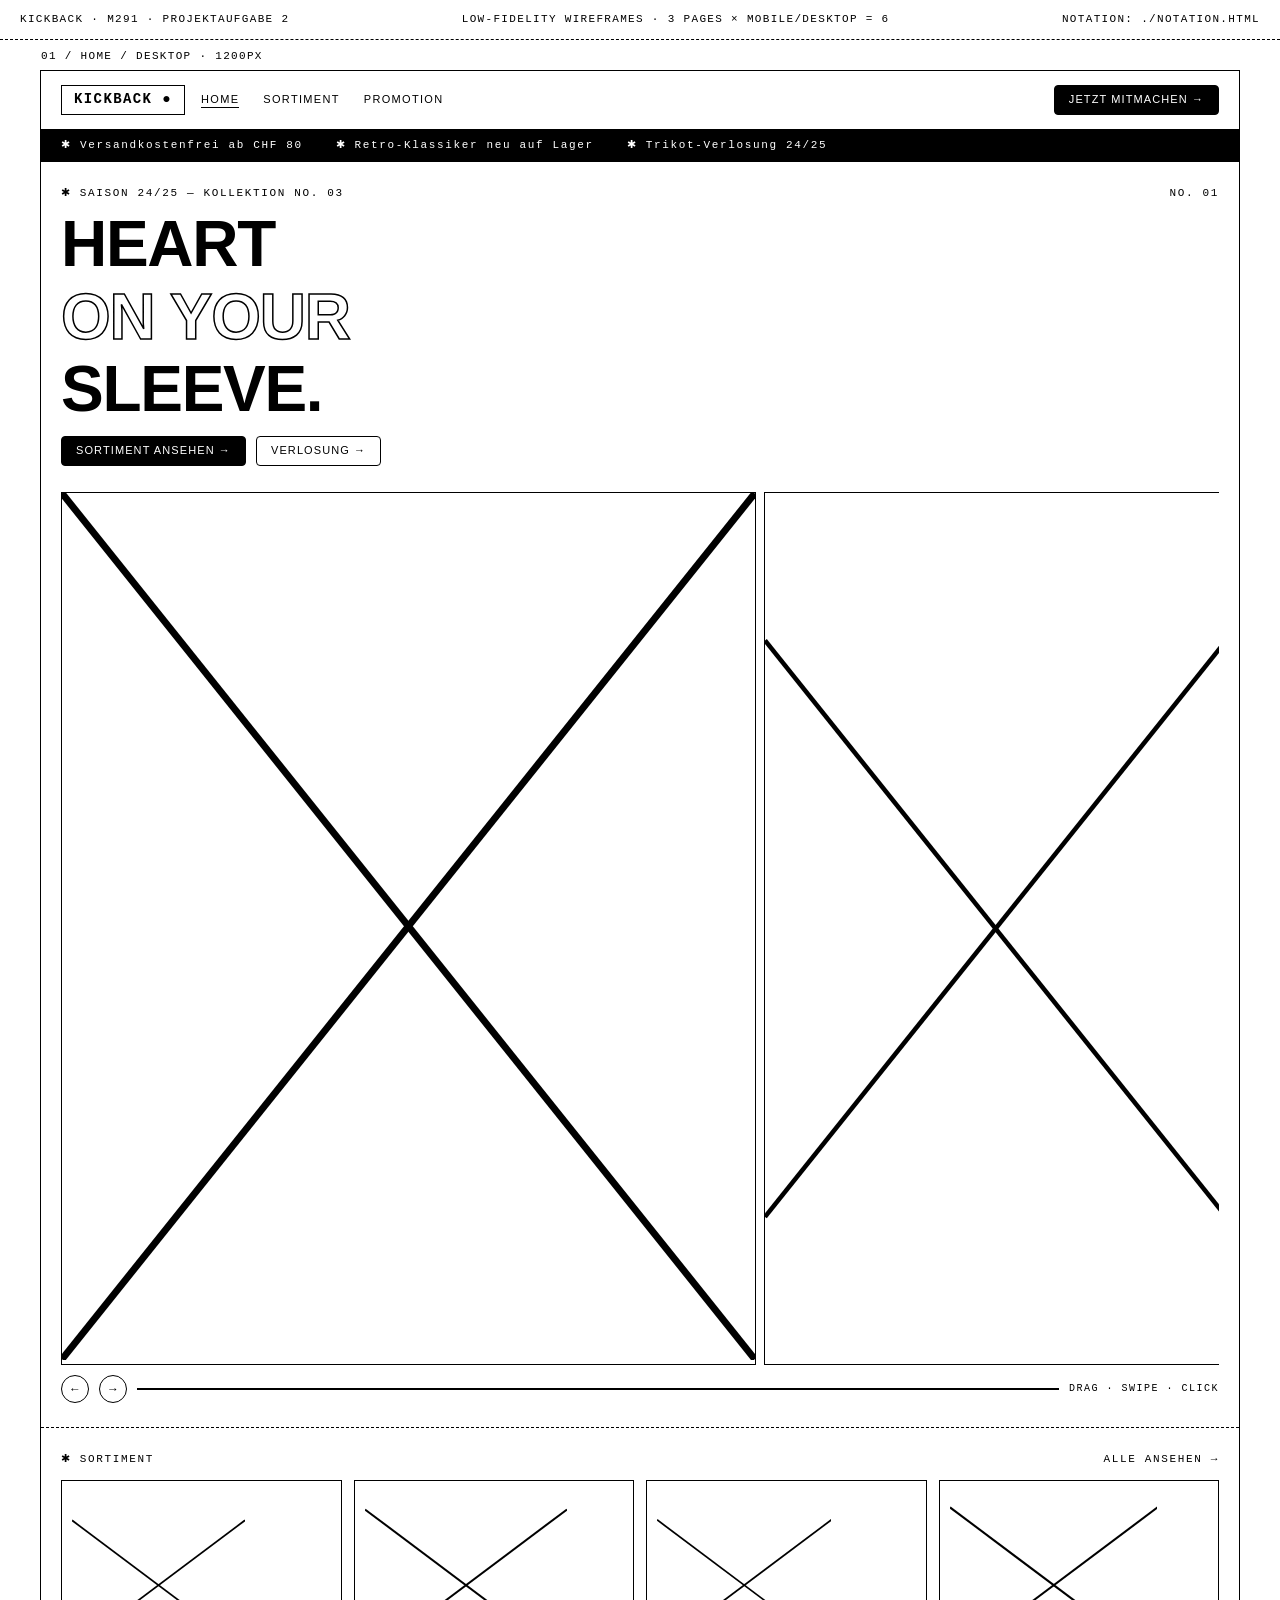
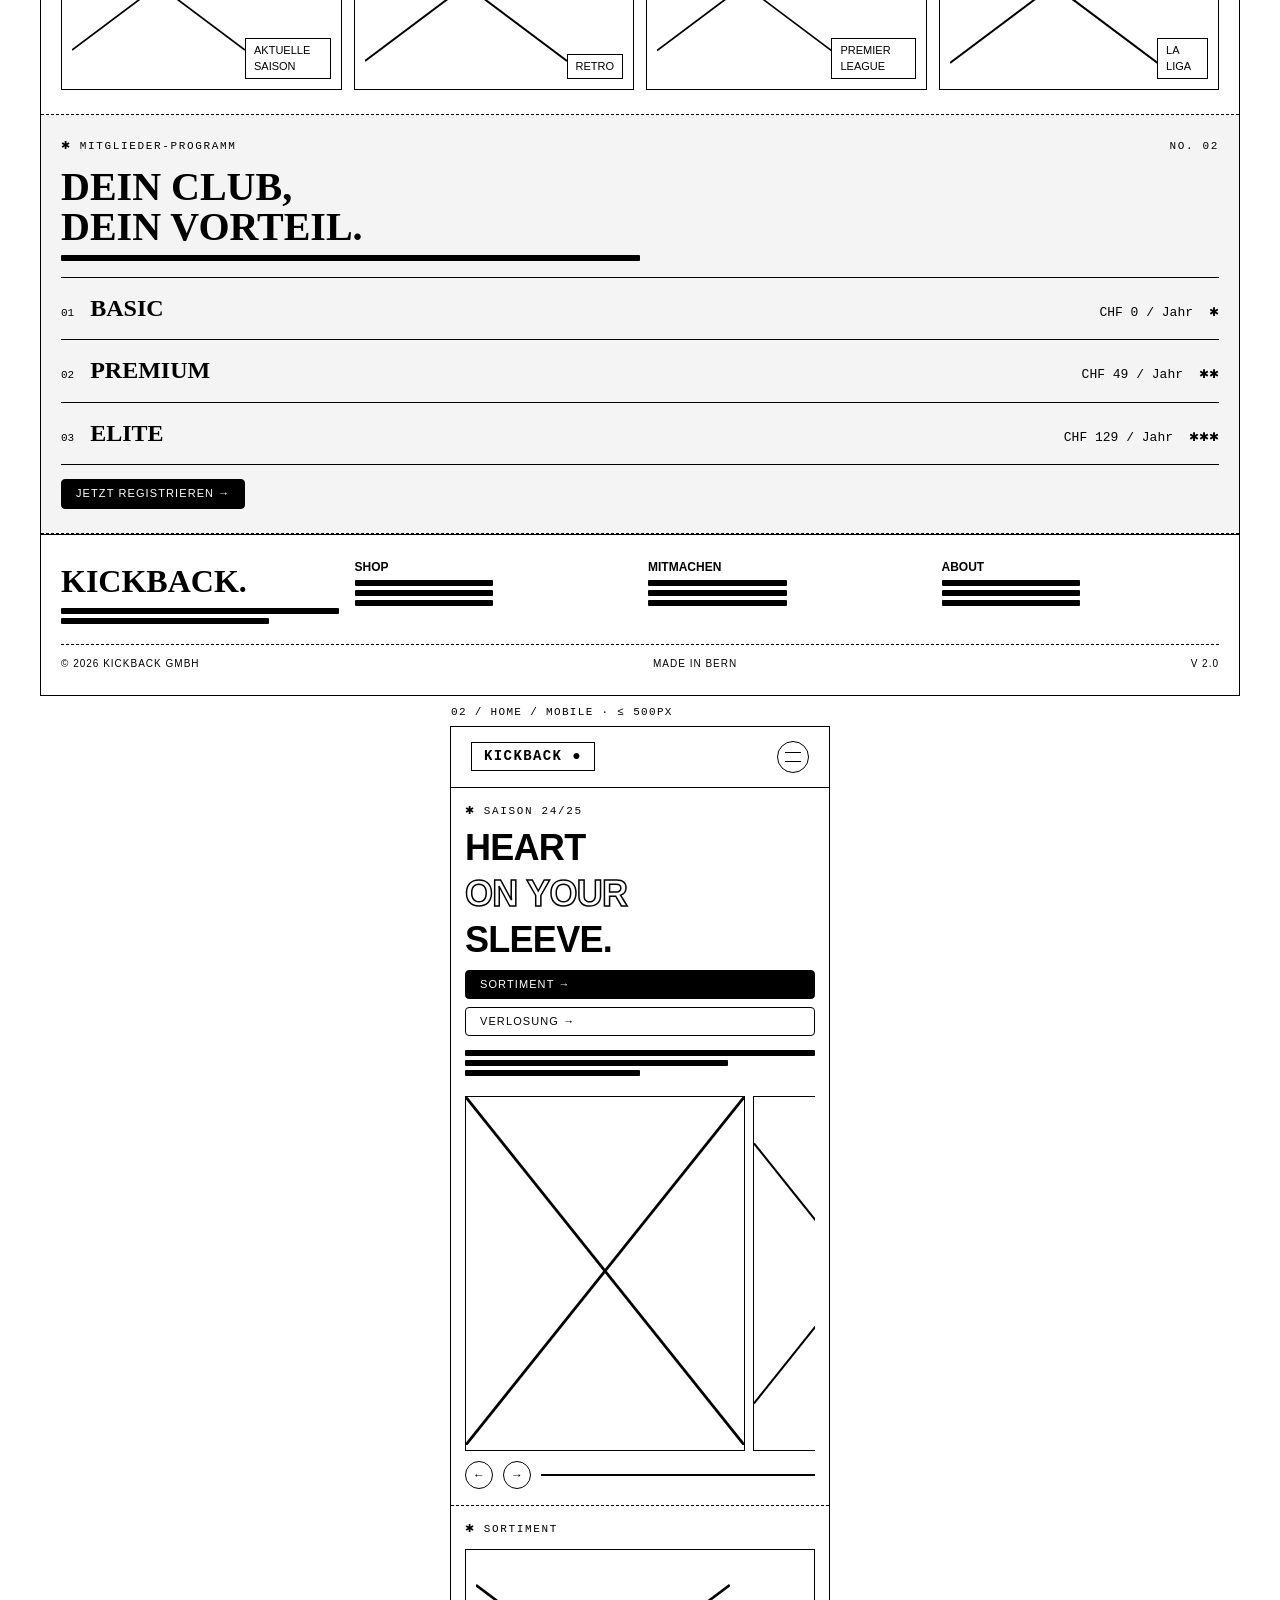
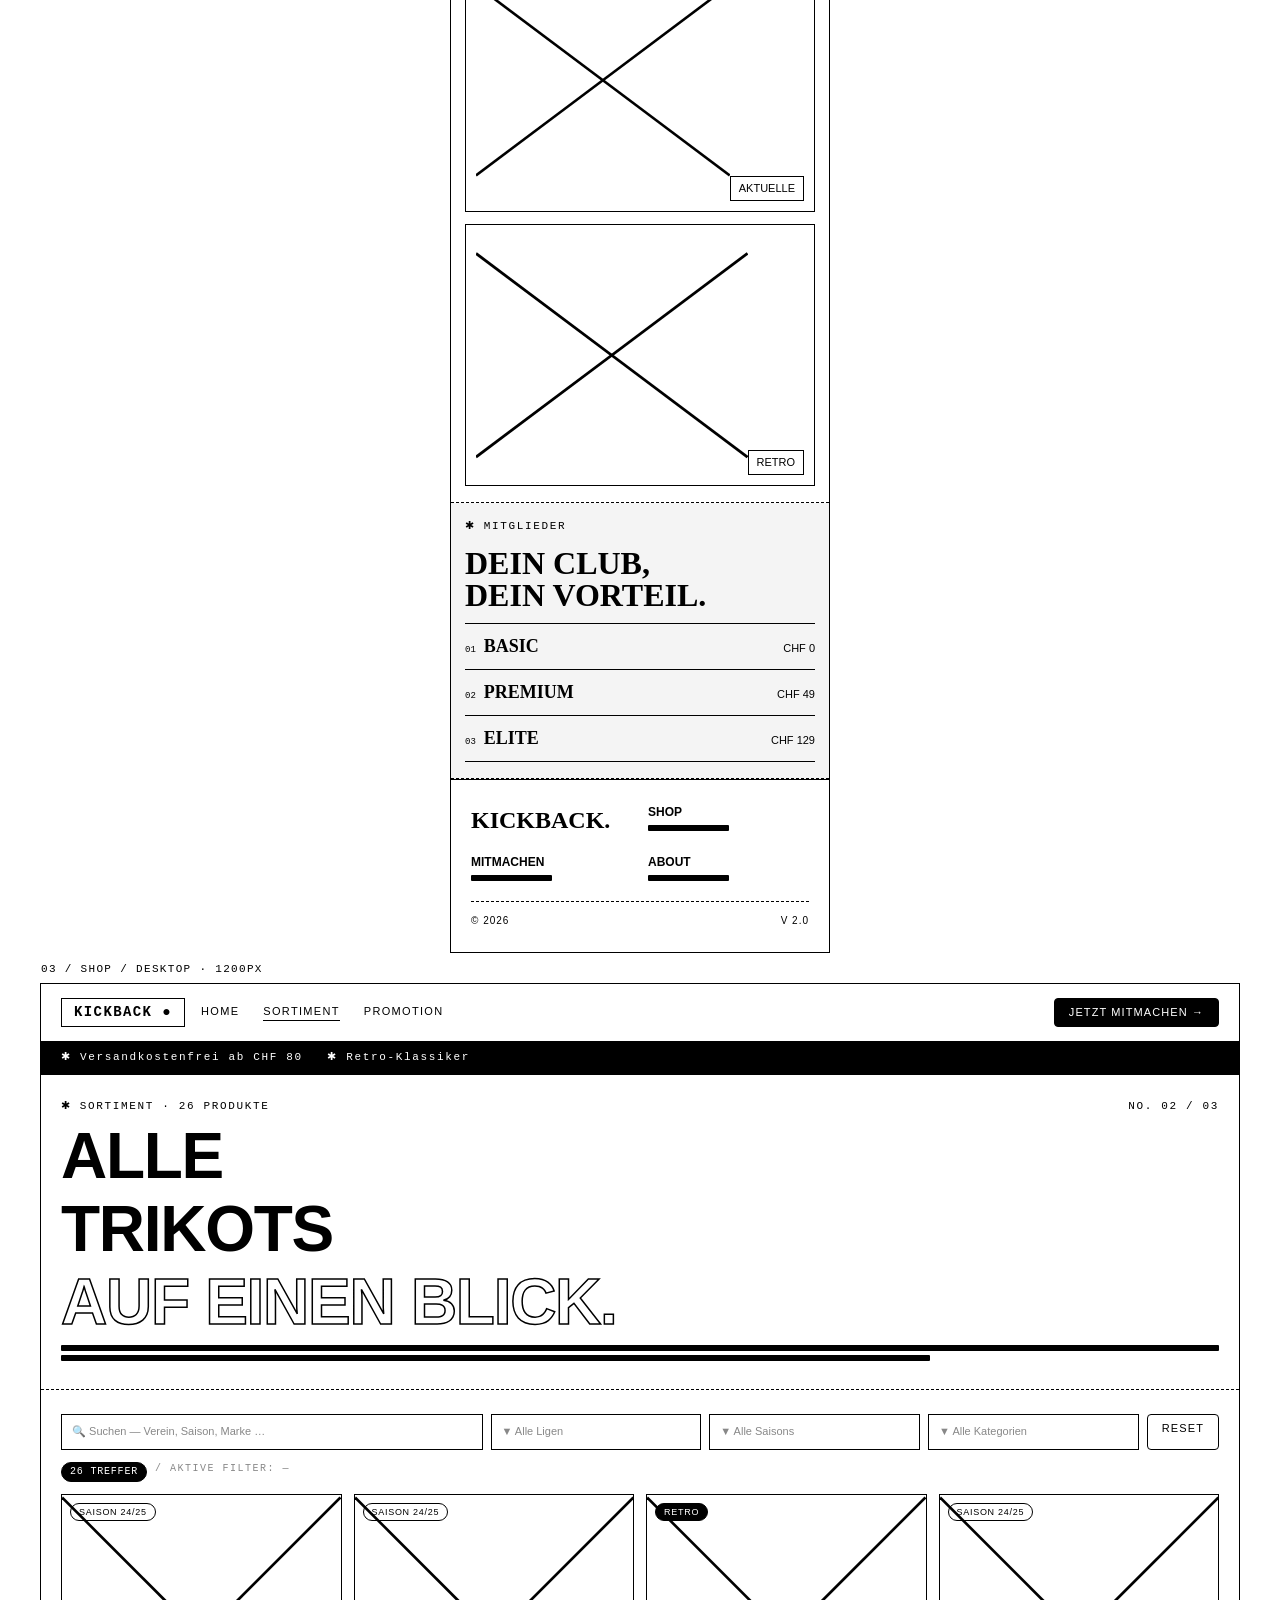
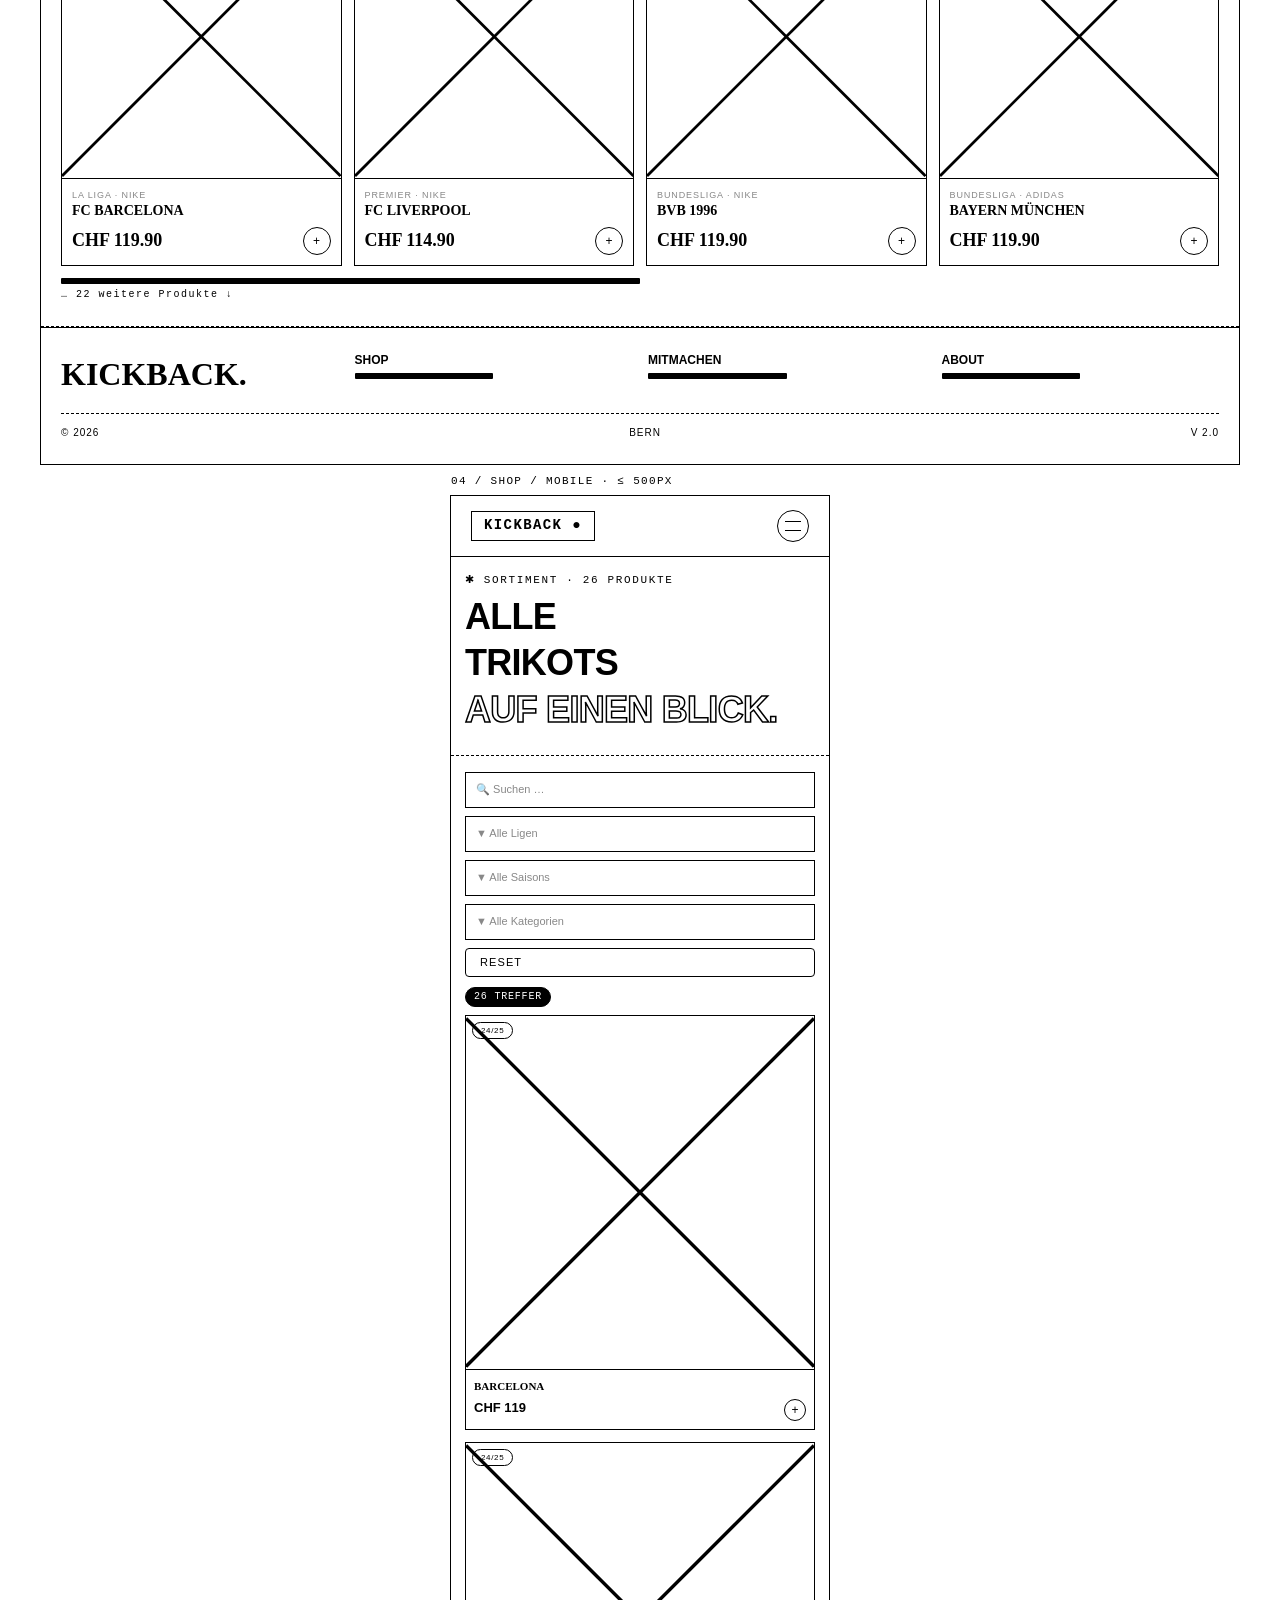
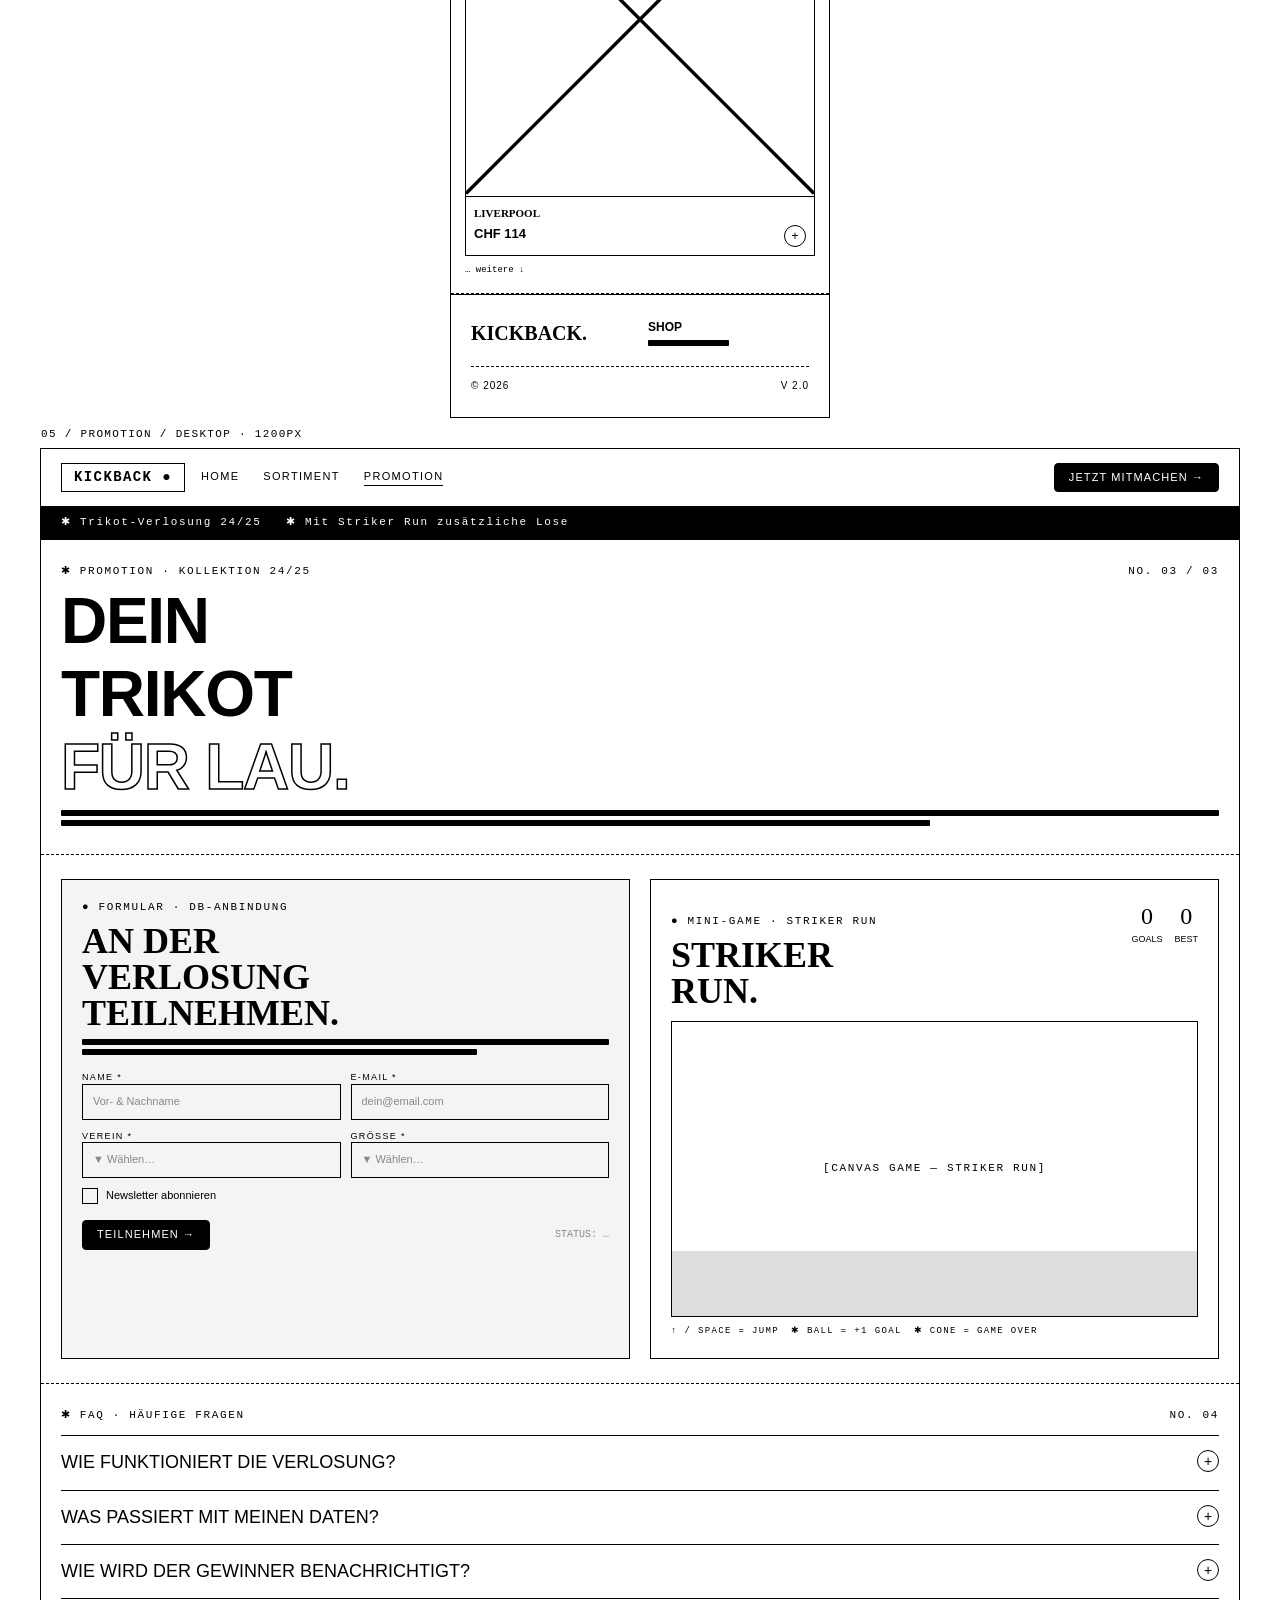
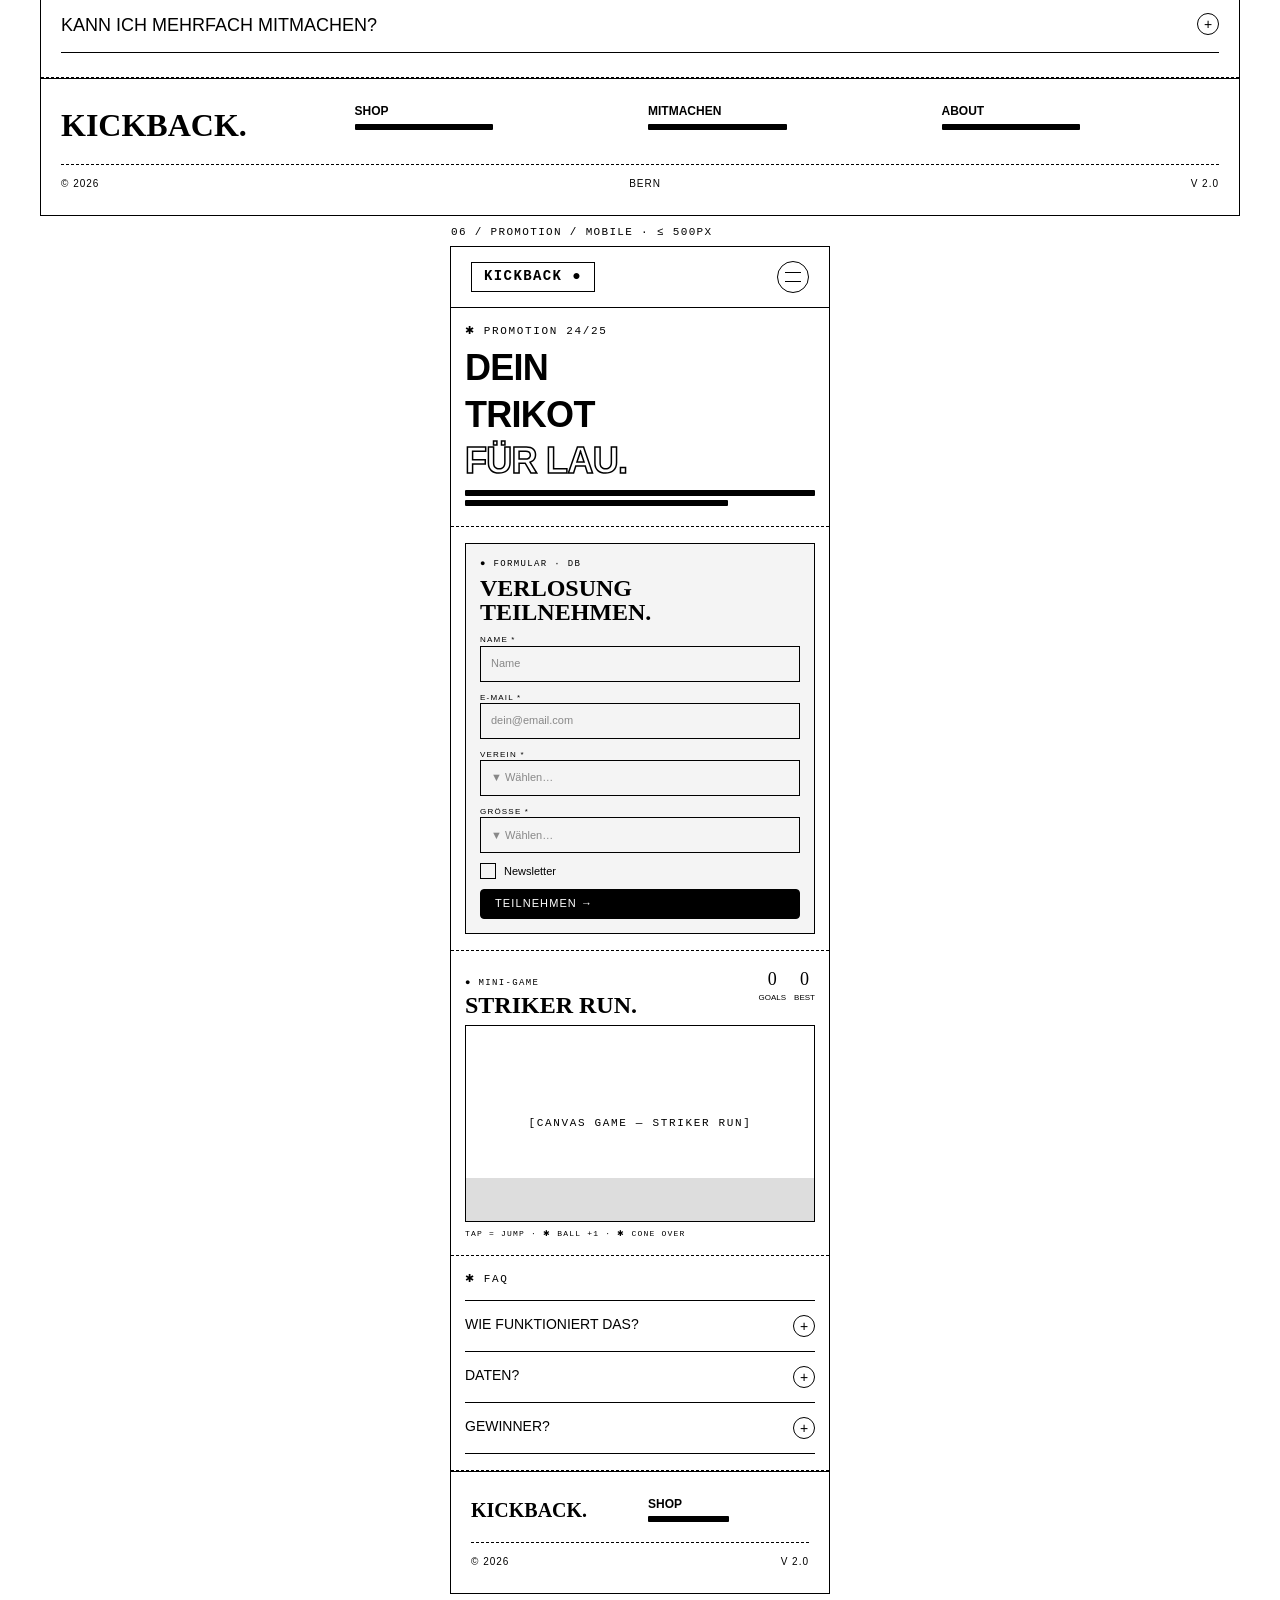
<file: wireframes/index.html>
<!DOCTYPE html>
<html lang="de">
<head>
  <meta charset="UTF-8" />
  <title>Kickback — Low-Fidelity Wireframes</title>
  <link rel="stylesheet" href="wireframes.css" />
</head>
<body>

<div class="wf-meta">
  <span>Kickback · M291 · Projektaufgabe 2</span>
  <span>Low-Fidelity Wireframes · 3 Pages × Mobile/Desktop = 6</span>
  <span>Notation: ./notation.html</span>
</div>

<!-- ====================================================================
     1) HOME — DESKTOP (1200px)
     ==================================================================== -->
<section class="wf-frame desktop">
  <span class="label">01 / Home / Desktop · 1200px</span>

  <div class="wf-header">
    <div class="wf-logo">Kickback ●</div>
    <nav class="wf-nav wf-desktop-only">
      <a href="#" class="active">Home</a>
      <a href="#">Sortiment</a>
      <a href="#">Promotion</a>
    </nav>
    <div class="wf-cta wf-desktop-only">
      <span class="btn-wf primary">Jetzt Mitmachen →</span>
    </div>
    <div class="wf-burger wf-mobile-only"></div>
  </div>

  <div class="wf-section solid" style="background: var(--line); color: var(--bg); padding: 8px 20px;">
    <div style="font-family: 'Courier New'; font-size: 11px; letter-spacing: .15em;">
      &#10033; Versandkostenfrei ab CHF 80 &nbsp;&nbsp; &#10033; Retro-Klassiker neu auf Lager &nbsp;&nbsp; &#10033; Trikot-Verlosung 24/25
    </div>
  </div>

  <div class="wf-section">
    <div class="wf-section-title">
      <span>Saison 24/25 — Kollektion No. 03</span>
      <span class="meta">No. 01</span>
    </div>
    <h1 class="wf-hero-title">HEART</h1>
    <h1 class="wf-hero-title outline">ON YOUR</h1>
    <h1 class="wf-hero-title">SLEEVE.</h1>
    <div style="display:flex; gap: 10px; margin-top: 14px; align-items: center;">
      <span class="btn-wf primary">Sortiment ansehen →</span>
      <span class="btn-wf">Verlosung →</span>
      <div style="margin-left: auto; max-width: 360px;">
        <div class="text-line"></div>
        <div class="text-line medium"></div>
        <div class="text-line short"></div>
      </div>
    </div>

    <!-- Slider -->
    <div style="margin-top: 24px;">
      <div class="wf-slider">
        <div class="wf-slide"><svg class="cross-svg" viewBox="0 0 100 125"><line x1="0" y1="0" x2="100" y2="125" stroke="black"/><line x1="100" y1="0" x2="0" y2="125" stroke="black"/></svg></div>
        <div class="wf-slide"><svg class="cross-svg" viewBox="0 0 100 125"><line x1="0" y1="0" x2="100" y2="125" stroke="black"/><line x1="100" y1="0" x2="0" y2="125" stroke="black"/></svg></div>
        <div class="wf-slide"><svg class="cross-svg" viewBox="0 0 100 125"><line x1="0" y1="0" x2="100" y2="125" stroke="black"/><line x1="100" y1="0" x2="0" y2="125" stroke="black"/></svg></div>
      </div>
      <div class="wf-controls">
        <div class="arrow">←</div>
        <div class="arrow">→</div>
        <div class="wf-progress"></div>
        <span style="font-family:'Courier New';font-size:10px;letter-spacing:.15em">DRAG · SWIPE · CLICK</span>
      </div>
    </div>
  </div>

  <div class="wf-section">
    <div class="wf-section-title"><span>Sortiment</span><span class="meta">Alle ansehen →</span></div>
    <div class="wf-grid-4">
      <div class="wf-card"><svg class="cross-svg" viewBox="0 0 100 75"><line x1="0" y1="0" x2="100" y2="75" stroke="black"/><line x1="100" y1="0" x2="0" y2="75" stroke="black"/></svg><span class="label">Aktuelle Saison</span></div>
      <div class="wf-card"><svg class="cross-svg" viewBox="0 0 100 75"><line x1="0" y1="0" x2="100" y2="75" stroke="black"/><line x1="100" y1="0" x2="0" y2="75" stroke="black"/></svg><span class="label">Retro</span></div>
      <div class="wf-card"><svg class="cross-svg" viewBox="0 0 100 75"><line x1="0" y1="0" x2="100" y2="75" stroke="black"/><line x1="100" y1="0" x2="0" y2="75" stroke="black"/></svg><span class="label">Premier League</span></div>
      <div class="wf-card"><svg class="cross-svg" viewBox="0 0 100 75"><line x1="0" y1="0" x2="100" y2="75" stroke="black"/><line x1="100" y1="0" x2="0" y2="75" stroke="black"/></svg><span class="label">La Liga</span></div>
    </div>
  </div>

  <div class="wf-section" style="background: #F4F4F4">
    <div class="wf-section-title"><span>Mitglieder-Programm</span><span class="meta">No. 02</span></div>
    <h2 style="font-family: 'Arial Black'; font-size: 40px; line-height: 1; text-transform: uppercase; margin-bottom: 8px;">DEIN CLUB,<br>DEIN VORTEIL.</h2>
    <div class="text-line short"></div>
    <div style="margin-top: 16px;">
      <div style="border-top: 1.5px solid var(--line); padding: 14px 0; display: flex; gap: 16px; align-items: baseline;"><span style="font-family:'Courier New';font-size:11px">01</span><strong style="font-family:'Arial Black';font-size:24px;text-transform:uppercase">BASIC</strong><span style="margin-left:auto;font-family:'Courier New';font-size:13px">CHF 0 / Jahr</span><span>✱</span></div>
      <div style="border-top: 1.5px solid var(--line); padding: 14px 0; display: flex; gap: 16px; align-items: baseline;"><span style="font-family:'Courier New';font-size:11px">02</span><strong style="font-family:'Arial Black';font-size:24px;text-transform:uppercase">PREMIUM</strong><span style="margin-left:auto;font-family:'Courier New';font-size:13px">CHF 49 / Jahr</span><span>✱✱</span></div>
      <div style="border-top: 1.5px solid var(--line); border-bottom: 1.5px solid var(--line); padding: 14px 0; display: flex; gap: 16px; align-items: baseline;"><span style="font-family:'Courier New';font-size:11px">03</span><strong style="font-family:'Arial Black';font-size:24px;text-transform:uppercase">ELITE</strong><span style="margin-left:auto;font-family:'Courier New';font-size:13px">CHF 129 / Jahr</span><span>✱✱✱</span></div>
    </div>
    <span class="btn-wf primary" style="margin-top:14px;display:inline-block">Jetzt registrieren →</span>
  </div>

  <div class="wf-footer">
    <div class="wf-footer-cols">
      <div><strong style="font-family:'Arial Black';font-size:32px">KICKBACK.</strong><div class="text-line"></div><div class="text-line medium"></div></div>
      <div><strong>SHOP</strong><div class="text-line short"></div><div class="text-line short"></div><div class="text-line short"></div></div>
      <div><strong>MITMACHEN</strong><div class="text-line short"></div><div class="text-line short"></div><div class="text-line short"></div></div>
      <div><strong>ABOUT</strong><div class="text-line short"></div><div class="text-line short"></div><div class="text-line short"></div></div>
    </div>
    <div class="wf-footer-bottom"><span>© 2026 Kickback GmbH</span><span>Made in Bern</span><span>v 2.0</span></div>
  </div>
</section>

<!-- ====================================================================
     2) HOME — MOBILE (380px)
     ==================================================================== -->
<section class="wf-frame mobile">
  <span class="label">02 / Home / Mobile · ≤ 500px</span>

  <div class="wf-header">
    <div class="wf-logo">Kickback ●</div>
    <div class="wf-burger"></div>
  </div>

  <div class="wf-section">
    <div class="wf-section-title"><span>Saison 24/25</span></div>
    <h1 class="wf-hero-title">HEART</h1>
    <h1 class="wf-hero-title outline">ON YOUR</h1>
    <h1 class="wf-hero-title">SLEEVE.</h1>
    <div style="display:flex;flex-direction:column;gap:8px;margin-top:12px;">
      <span class="btn-wf primary">Sortiment →</span>
      <span class="btn-wf">Verlosung →</span>
    </div>
    <div class="text-line" style="margin-top:14px"></div>
    <div class="text-line medium"></div>
    <div class="text-line short"></div>

    <div style="margin-top: 20px;">
      <div class="wf-slider">
        <div class="wf-slide"><svg class="cross-svg" viewBox="0 0 100 125"><line x1="0" y1="0" x2="100" y2="125" stroke="black"/><line x1="100" y1="0" x2="0" y2="125" stroke="black"/></svg></div>
        <div class="wf-slide"><svg class="cross-svg" viewBox="0 0 100 125"><line x1="0" y1="0" x2="100" y2="125" stroke="black"/><line x1="100" y1="0" x2="0" y2="125" stroke="black"/></svg></div>
      </div>
      <div class="wf-controls"><div class="arrow">←</div><div class="arrow">→</div><div class="wf-progress"></div></div>
    </div>
  </div>

  <div class="wf-section">
    <div class="wf-section-title"><span>Sortiment</span></div>
    <div class="wf-grid-4">
      <div class="wf-card"><svg class="cross-svg" viewBox="0 0 100 75"><line x1="0" y1="0" x2="100" y2="75" stroke="black"/><line x1="100" y1="0" x2="0" y2="75" stroke="black"/></svg><span class="label">Aktuelle</span></div>
      <div class="wf-card"><svg class="cross-svg" viewBox="0 0 100 75"><line x1="0" y1="0" x2="100" y2="75" stroke="black"/><line x1="100" y1="0" x2="0" y2="75" stroke="black"/></svg><span class="label">Retro</span></div>
    </div>
  </div>

  <div class="wf-section" style="background:#F4F4F4">
    <div class="wf-section-title"><span>Mitglieder</span></div>
    <h2 style="font-family:'Arial Black';font-size:32px;text-transform:uppercase;line-height:1;">DEIN CLUB,<br>DEIN VORTEIL.</h2>
    <div style="margin-top: 12px;">
      <div style="border-top: 1.2px solid var(--line); padding: 10px 0; display: flex; gap: 8px; align-items: baseline;"><span style="font-family:'Courier New';font-size:9px">01</span><strong style="font-family:'Arial Black';font-size:18px">BASIC</strong><span style="margin-left:auto;font-size:11px">CHF 0</span></div>
      <div style="border-top: 1.2px solid var(--line); padding: 10px 0; display: flex; gap: 8px; align-items: baseline;"><span style="font-family:'Courier New';font-size:9px">02</span><strong style="font-family:'Arial Black';font-size:18px">PREMIUM</strong><span style="margin-left:auto;font-size:11px">CHF 49</span></div>
      <div style="border-top: 1.2px solid var(--line); border-bottom: 1.2px solid var(--line); padding: 10px 0; display: flex; gap: 8px; align-items: baseline;"><span style="font-family:'Courier New';font-size:9px">03</span><strong style="font-family:'Arial Black';font-size:18px">ELITE</strong><span style="margin-left:auto;font-size:11px">CHF 129</span></div>
    </div>
  </div>

  <div class="wf-footer">
    <div class="wf-footer-cols">
      <div><strong style="font-family:'Arial Black';font-size:24px">KICKBACK.</strong></div>
      <div><strong>SHOP</strong><div class="text-line short"></div></div>
      <div><strong>MITMACHEN</strong><div class="text-line short"></div></div>
      <div><strong>ABOUT</strong><div class="text-line short"></div></div>
    </div>
    <div class="wf-footer-bottom"><span>© 2026</span><span>v 2.0</span></div>
  </div>
</section>

<!-- ====================================================================
     3) SHOP — DESKTOP
     ==================================================================== -->
<section class="wf-frame desktop">
  <span class="label">03 / Shop / Desktop · 1200px</span>

  <div class="wf-header">
    <div class="wf-logo">Kickback ●</div>
    <nav class="wf-nav wf-desktop-only">
      <a href="#">Home</a>
      <a href="#" class="active">Sortiment</a>
      <a href="#">Promotion</a>
    </nav>
    <div class="wf-cta wf-desktop-only"><span class="btn-wf primary">Jetzt Mitmachen →</span></div>
  </div>

  <div class="wf-section solid" style="background:var(--line);color:var(--bg);padding:8px 20px;">
    <div style="font-family:'Courier New';font-size:11px;letter-spacing:.15em">&#10033; Versandkostenfrei ab CHF 80 &nbsp; &#10033; Retro-Klassiker</div>
  </div>

  <div class="wf-section">
    <div class="wf-section-title"><span>Sortiment · 26 Produkte</span><span class="meta">No. 02 / 03</span></div>
    <h1 class="wf-hero-title">ALLE</h1>
    <h1 class="wf-hero-title">TRIKOTS</h1>
    <h1 class="wf-hero-title outline">AUF EINEN BLICK.</h1>
    <div class="text-line" style="margin-top:12px"></div>
    <div class="text-line medium"></div>
  </div>

  <div class="wf-section">
    <!-- Filter Controls -->
    <div style="display:grid;grid-template-columns: 2fr 1fr 1fr 1fr auto;gap:8px;margin-bottom:12px;">
      <div class="wf-input">🔍  Suchen — Verein, Saison, Marke …</div>
      <div class="wf-input">▼  Alle Ligen</div>
      <div class="wf-input">▼  Alle Saisons</div>
      <div class="wf-input">▼  Alle Kategorien</div>
      <span class="btn-wf">Reset</span>
    </div>
    <div style="display:flex;gap:8px;font-family:'Courier New';font-size:10px;letter-spacing:.15em;margin-bottom:12px">
      <span class="tag" style="background:var(--line);color:var(--bg)">26 TREFFER</span>
      <span style="color:var(--soft)">/ AKTIVE FILTER: —</span>
    </div>

    <!-- Product Grid -->
    <div class="wf-grid-4">
      <div class="wf-card" style="aspect-ratio:auto;height:auto;flex-direction:column;align-items:stretch;padding:0">
        <div style="aspect-ratio: 1/1; border-bottom: 1.2px solid var(--line); position: relative;">
          <span class="tag" style="position:absolute;top:8px;left:8px;font-size:9px">SAISON 24/25</span>
          <svg class="cross-svg" viewBox="0 0 100 100"><line x1="0" y1="0" x2="100" y2="100" stroke="black"/><line x1="100" y1="0" x2="0" y2="100" stroke="black"/></svg>
        </div>
        <div style="padding: 10px;">
          <div style="font-size:9px;text-transform:uppercase;letter-spacing:.1em;color:var(--soft)">LA LIGA · NIKE</div>
          <strong style="font-family:'Arial Black';font-size:14px;text-transform:uppercase">FC Barcelona</strong>
          <div style="display:flex;justify-content:space-between;align-items:center;margin-top:6px">
            <strong style="font-family:'Arial Black';font-size:18px">CHF 119.90</strong>
            <span style="width:28px;height:28px;border-radius:50%;border:1.2px solid var(--line);display:grid;place-items:center">+</span>
          </div>
        </div>
      </div>
      <div class="wf-card" style="aspect-ratio:auto;height:auto;flex-direction:column;align-items:stretch;padding:0">
        <div style="aspect-ratio: 1/1; border-bottom: 1.2px solid var(--line); position: relative;">
          <span class="tag" style="position:absolute;top:8px;left:8px;font-size:9px">SAISON 24/25</span>
          <svg class="cross-svg" viewBox="0 0 100 100"><line x1="0" y1="0" x2="100" y2="100" stroke="black"/><line x1="100" y1="0" x2="0" y2="100" stroke="black"/></svg>
        </div>
        <div style="padding: 10px;">
          <div style="font-size:9px;text-transform:uppercase;letter-spacing:.1em;color:var(--soft)">PREMIER · NIKE</div>
          <strong style="font-family:'Arial Black';font-size:14px;text-transform:uppercase">FC Liverpool</strong>
          <div style="display:flex;justify-content:space-between;align-items:center;margin-top:6px">
            <strong style="font-family:'Arial Black';font-size:18px">CHF 114.90</strong>
            <span style="width:28px;height:28px;border-radius:50%;border:1.2px solid var(--line);display:grid;place-items:center">+</span>
          </div>
        </div>
      </div>
      <div class="wf-card" style="aspect-ratio:auto;height:auto;flex-direction:column;align-items:stretch;padding:0">
        <div style="aspect-ratio: 1/1; border-bottom: 1.2px solid var(--line); position: relative;">
          <span class="tag" style="position:absolute;top:8px;left:8px;font-size:9px;background:var(--line);color:var(--bg)">RETRO</span>
          <svg class="cross-svg" viewBox="0 0 100 100"><line x1="0" y1="0" x2="100" y2="100" stroke="black"/><line x1="100" y1="0" x2="0" y2="100" stroke="black"/></svg>
        </div>
        <div style="padding: 10px;">
          <div style="font-size:9px;text-transform:uppercase;letter-spacing:.1em;color:var(--soft)">BUNDESLIGA · NIKE</div>
          <strong style="font-family:'Arial Black';font-size:14px;text-transform:uppercase">BVB 1996</strong>
          <div style="display:flex;justify-content:space-between;align-items:center;margin-top:6px">
            <strong style="font-family:'Arial Black';font-size:18px">CHF 119.90</strong>
            <span style="width:28px;height:28px;border-radius:50%;border:1.2px solid var(--line);display:grid;place-items:center">+</span>
          </div>
        </div>
      </div>
      <div class="wf-card" style="aspect-ratio:auto;height:auto;flex-direction:column;align-items:stretch;padding:0">
        <div style="aspect-ratio: 1/1; border-bottom: 1.2px solid var(--line); position: relative;">
          <span class="tag" style="position:absolute;top:8px;left:8px;font-size:9px">SAISON 24/25</span>
          <svg class="cross-svg" viewBox="0 0 100 100"><line x1="0" y1="0" x2="100" y2="100" stroke="black"/><line x1="100" y1="0" x2="0" y2="100" stroke="black"/></svg>
        </div>
        <div style="padding: 10px;">
          <div style="font-size:9px;text-transform:uppercase;letter-spacing:.1em;color:var(--soft)">BUNDESLIGA · ADIDAS</div>
          <strong style="font-family:'Arial Black';font-size:14px;text-transform:uppercase">Bayern München</strong>
          <div style="display:flex;justify-content:space-between;align-items:center;margin-top:6px">
            <strong style="font-family:'Arial Black';font-size:18px">CHF 119.90</strong>
            <span style="width:28px;height:28px;border-radius:50%;border:1.2px solid var(--line);display:grid;place-items:center">+</span>
          </div>
        </div>
      </div>
    </div>
    <div class="text-line short" style="margin-top: 12px"></div>
    <div style="font-family:'Courier New';font-size:10px;letter-spacing:.15em;margin-top:4px">… 22 weitere Produkte ↓</div>
  </div>

  <div class="wf-footer">
    <div class="wf-footer-cols">
      <div><strong style="font-family:'Arial Black';font-size:32px">KICKBACK.</strong></div>
      <div><strong>SHOP</strong><div class="text-line short"></div></div>
      <div><strong>MITMACHEN</strong><div class="text-line short"></div></div>
      <div><strong>ABOUT</strong><div class="text-line short"></div></div>
    </div>
    <div class="wf-footer-bottom"><span>© 2026</span><span>Bern</span><span>v 2.0</span></div>
  </div>
</section>

<!-- ====================================================================
     4) SHOP — MOBILE
     ==================================================================== -->
<section class="wf-frame mobile">
  <span class="label">04 / Shop / Mobile · ≤ 500px</span>

  <div class="wf-header">
    <div class="wf-logo">Kickback ●</div>
    <div class="wf-burger"></div>
  </div>

  <div class="wf-section">
    <div class="wf-section-title"><span>Sortiment · 26 Produkte</span></div>
    <h1 class="wf-hero-title">ALLE</h1>
    <h1 class="wf-hero-title">TRIKOTS</h1>
    <h1 class="wf-hero-title outline">AUF EINEN BLICK.</h1>
  </div>

  <div class="wf-section">
    <div style="display:grid;gap:8px;margin-bottom:10px">
      <div class="wf-input">🔍  Suchen …</div>
      <div class="wf-input">▼  Alle Ligen</div>
      <div class="wf-input">▼  Alle Saisons</div>
      <div class="wf-input">▼  Alle Kategorien</div>
      <span class="btn-wf">Reset</span>
    </div>
    <div style="font-family:'Courier New';font-size:10px;margin-bottom:8px"><span class="tag" style="background:var(--line);color:var(--bg)">26 TREFFER</span></div>

    <div class="wf-grid-2">
      <div class="wf-card" style="aspect-ratio:auto;flex-direction:column;align-items:stretch;padding:0">
        <div style="aspect-ratio:1/1;border-bottom:1.2px solid var(--line);position:relative">
          <span class="tag" style="position:absolute;top:6px;left:6px;font-size:8px">24/25</span>
          <svg class="cross-svg" viewBox="0 0 100 100"><line x1="0" y1="0" x2="100" y2="100" stroke="black"/><line x1="100" y1="0" x2="0" y2="100" stroke="black"/></svg>
        </div>
        <div style="padding:8px"><strong style="font-family:'Arial Black';font-size:11px;text-transform:uppercase">Barcelona</strong><div style="display:flex;justify-content:space-between;margin-top:4px"><strong style="font-size:13px">CHF 119</strong><span style="width:22px;height:22px;border:1.2px solid var(--line);border-radius:50%;text-align:center;line-height:20px">+</span></div></div>
      </div>
      <div class="wf-card" style="aspect-ratio:auto;flex-direction:column;align-items:stretch;padding:0">
        <div style="aspect-ratio:1/1;border-bottom:1.2px solid var(--line);position:relative">
          <span class="tag" style="position:absolute;top:6px;left:6px;font-size:8px">24/25</span>
          <svg class="cross-svg" viewBox="0 0 100 100"><line x1="0" y1="0" x2="100" y2="100" stroke="black"/><line x1="100" y1="0" x2="0" y2="100" stroke="black"/></svg>
        </div>
        <div style="padding:8px"><strong style="font-family:'Arial Black';font-size:11px;text-transform:uppercase">Liverpool</strong><div style="display:flex;justify-content:space-between;margin-top:4px"><strong style="font-size:13px">CHF 114</strong><span style="width:22px;height:22px;border:1.2px solid var(--line);border-radius:50%;text-align:center;line-height:20px">+</span></div></div>
      </div>
    </div>
    <div style="font-family:'Courier New';font-size:9px;margin-top:8px">… weitere ↓</div>
  </div>

  <div class="wf-footer">
    <div class="wf-footer-cols">
      <div><strong style="font-family:'Arial Black';font-size:20px">KICKBACK.</strong></div>
      <div><strong>SHOP</strong><div class="text-line short"></div></div>
    </div>
    <div class="wf-footer-bottom"><span>© 2026</span><span>v 2.0</span></div>
  </div>
</section>

<!-- ====================================================================
     5) PROMOTION — DESKTOP
     ==================================================================== -->
<section class="wf-frame desktop">
  <span class="label">05 / Promotion / Desktop · 1200px</span>

  <div class="wf-header">
    <div class="wf-logo">Kickback ●</div>
    <nav class="wf-nav wf-desktop-only">
      <a href="#">Home</a><a href="#">Sortiment</a><a href="#" class="active">Promotion</a>
    </nav>
    <div class="wf-cta wf-desktop-only"><span class="btn-wf primary">Jetzt Mitmachen →</span></div>
  </div>

  <div class="wf-section solid" style="background:var(--line);color:var(--bg);padding:8px 20px">
    <div style="font-family:'Courier New';font-size:11px;letter-spacing:.15em">&#10033; Trikot-Verlosung 24/25 &nbsp; &#10033; Mit Striker Run zusätzliche Lose</div>
  </div>

  <div class="wf-section">
    <div class="wf-section-title"><span>Promotion · Kollektion 24/25</span><span class="meta">No. 03 / 03</span></div>
    <h1 class="wf-hero-title">DEIN</h1>
    <h1 class="wf-hero-title">TRIKOT</h1>
    <h1 class="wf-hero-title outline">FÜR LAU.</h1>
    <div class="text-line" style="margin-top:12px"></div>
    <div class="text-line medium"></div>
  </div>

  <div class="wf-section">
    <div style="display:grid;grid-template-columns:1fr 1fr;gap:20px;">
      <!-- Form -->
      <div style="border:1.5px solid var(--line);background:#F4F4F4;padding:20px">
        <div style="font-family:'Courier New';font-size:11px;letter-spacing:.15em">● FORMULAR · DB-ANBINDUNG</div>
        <h2 style="font-family:'Arial Black';font-size:36px;line-height:1;text-transform:uppercase;margin-top:8px">An der<br>Verlosung<br>teilnehmen.</h2>
        <div class="text-line" style="margin-top:8px"></div>
        <div class="text-line medium"></div>

        <div class="wf-form" style="margin-top:16px">
          <div style="display:grid;grid-template-columns:1fr 1fr;gap:10px">
            <div><div style="font-size:9px;text-transform:uppercase;letter-spacing:.15em">NAME *</div><div class="wf-input">Vor- & Nachname</div></div>
            <div><div style="font-size:9px;text-transform:uppercase;letter-spacing:.15em">E-MAIL *</div><div class="wf-input">dein@email.com</div></div>
          </div>
          <div style="display:grid;grid-template-columns:1fr 1fr;gap:10px">
            <div><div style="font-size:9px;text-transform:uppercase;letter-spacing:.15em">VEREIN *</div><div class="wf-input">▼  Wählen…</div></div>
            <div><div style="font-size:9px;text-transform:uppercase;letter-spacing:.15em">GRÖSSE *</div><div class="wf-input">▼  Wählen…</div></div>
          </div>
          <div class="wf-checkbox">Newsletter abonnieren</div>
          <div style="display:flex;align-items:center;gap:10px;margin-top:6px"><span class="btn-wf primary">Teilnehmen →</span><span style="margin-left:auto;font-size:10px;color:var(--soft);font-family:'Courier New'">STATUS: …</span></div>
        </div>
      </div>

      <!-- Game -->
      <div style="border:1.5px solid var(--line);padding:20px">
        <div style="display:flex;justify-content:space-between;align-items:baseline">
          <div>
            <div style="font-family:'Courier New';font-size:11px;letter-spacing:.15em">● MINI-GAME · STRIKER RUN</div>
            <h2 style="font-family:'Arial Black';font-size:36px;line-height:1;text-transform:uppercase;margin-top:8px">Striker<br>Run.</h2>
          </div>
          <div style="display:flex;gap:12px">
            <div style="text-align:center"><div style="font-family:'Arial Black';font-size:24px">0</div><div style="font-size:9px;text-transform:uppercase">GOALS</div></div>
            <div style="text-align:center"><div style="font-family:'Arial Black';font-size:24px">0</div><div style="font-size:9px;text-transform:uppercase">BEST</div></div>
          </div>
        </div>
        <div class="wf-game" style="margin-top:12px"></div>
        <div style="font-family:'Courier New';font-size:9px;letter-spacing:.15em;margin-top:8px;display:flex;gap:12px"><span>↑ / SPACE = JUMP</span><span>✱ BALL = +1 GOAL</span><span>✱ CONE = GAME OVER</span></div>
      </div>
    </div>
  </div>

  <div class="wf-section">
    <div class="wf-section-title"><span>FAQ · Häufige Fragen</span><span class="meta">No. 04</span></div>
    <div class="wf-faq-row"><span>Wie funktioniert die Verlosung?</span><span class="plus">+</span></div>
    <div class="wf-faq-row"><span>Was passiert mit meinen Daten?</span><span class="plus">+</span></div>
    <div class="wf-faq-row"><span>Wie wird der Gewinner benachrichtigt?</span><span class="plus">+</span></div>
    <div class="wf-faq-row"><span>Kann ich mehrfach mitmachen?</span><span class="plus">+</span></div>
  </div>

  <div class="wf-footer">
    <div class="wf-footer-cols">
      <div><strong style="font-family:'Arial Black';font-size:32px">KICKBACK.</strong></div>
      <div><strong>SHOP</strong><div class="text-line short"></div></div>
      <div><strong>MITMACHEN</strong><div class="text-line short"></div></div>
      <div><strong>ABOUT</strong><div class="text-line short"></div></div>
    </div>
    <div class="wf-footer-bottom"><span>© 2026</span><span>Bern</span><span>v 2.0</span></div>
  </div>
</section>

<!-- ====================================================================
     6) PROMOTION — MOBILE
     ==================================================================== -->
<section class="wf-frame mobile">
  <span class="label">06 / Promotion / Mobile · ≤ 500px</span>

  <div class="wf-header">
    <div class="wf-logo">Kickback ●</div>
    <div class="wf-burger"></div>
  </div>

  <div class="wf-section">
    <div class="wf-section-title"><span>Promotion 24/25</span></div>
    <h1 class="wf-hero-title">DEIN</h1>
    <h1 class="wf-hero-title">TRIKOT</h1>
    <h1 class="wf-hero-title outline">FÜR LAU.</h1>
    <div class="text-line" style="margin-top:8px"></div>
    <div class="text-line medium"></div>
  </div>

  <div class="wf-section">
    <div style="border:1.5px solid var(--line);background:#F4F4F4;padding:14px">
      <div style="font-family:'Courier New';font-size:9px;letter-spacing:.15em">● FORMULAR · DB</div>
      <h2 style="font-family:'Arial Black';font-size:24px;line-height:1;text-transform:uppercase;margin-top:6px">Verlosung<br>teilnehmen.</h2>
      <div class="wf-form" style="margin-top:10px">
        <div><div style="font-size:8px;letter-spacing:.15em">NAME *</div><div class="wf-input">Name</div></div>
        <div><div style="font-size:8px;letter-spacing:.15em">E-MAIL *</div><div class="wf-input">dein@email.com</div></div>
        <div><div style="font-size:8px;letter-spacing:.15em">VEREIN *</div><div class="wf-input">▼  Wählen…</div></div>
        <div><div style="font-size:8px;letter-spacing:.15em">GRÖSSE *</div><div class="wf-input">▼  Wählen…</div></div>
        <div class="wf-checkbox">Newsletter</div>
        <span class="btn-wf primary">Teilnehmen →</span>
      </div>
    </div>
  </div>

  <div class="wf-section">
    <div style="display:flex;justify-content:space-between;align-items:baseline">
      <div>
        <div style="font-family:'Courier New';font-size:9px;letter-spacing:.15em">● MINI-GAME</div>
        <h2 style="font-family:'Arial Black';font-size:24px;line-height:1;text-transform:uppercase;margin-top:4px">Striker Run.</h2>
      </div>
      <div style="display:flex;gap:8px">
        <div style="text-align:center"><div style="font-family:'Arial Black';font-size:18px">0</div><div style="font-size:8px">GOALS</div></div>
        <div style="text-align:center"><div style="font-family:'Arial Black';font-size:18px">0</div><div style="font-size:8px">BEST</div></div>
      </div>
    </div>
    <div class="wf-game" style="margin-top:8px"></div>
    <div style="font-family:'Courier New';font-size:8px;letter-spacing:.15em;margin-top:6px">TAP = JUMP · ✱ BALL +1 · ✱ CONE OVER</div>
  </div>

  <div class="wf-section">
    <div class="wf-section-title"><span>FAQ</span></div>
    <div class="wf-faq-row" style="font-size:14px"><span>Wie funktioniert das?</span><span class="plus">+</span></div>
    <div class="wf-faq-row" style="font-size:14px"><span>Daten?</span><span class="plus">+</span></div>
    <div class="wf-faq-row" style="font-size:14px"><span>Gewinner?</span><span class="plus">+</span></div>
  </div>

  <div class="wf-footer">
    <div class="wf-footer-cols">
      <div><strong style="font-family:'Arial Black';font-size:20px">KICKBACK.</strong></div>
      <div><strong>SHOP</strong><div class="text-line short"></div></div>
    </div>
    <div class="wf-footer-bottom"><span>© 2026</span><span>v 2.0</span></div>
  </div>
</section>

</body>
</html>
</file>
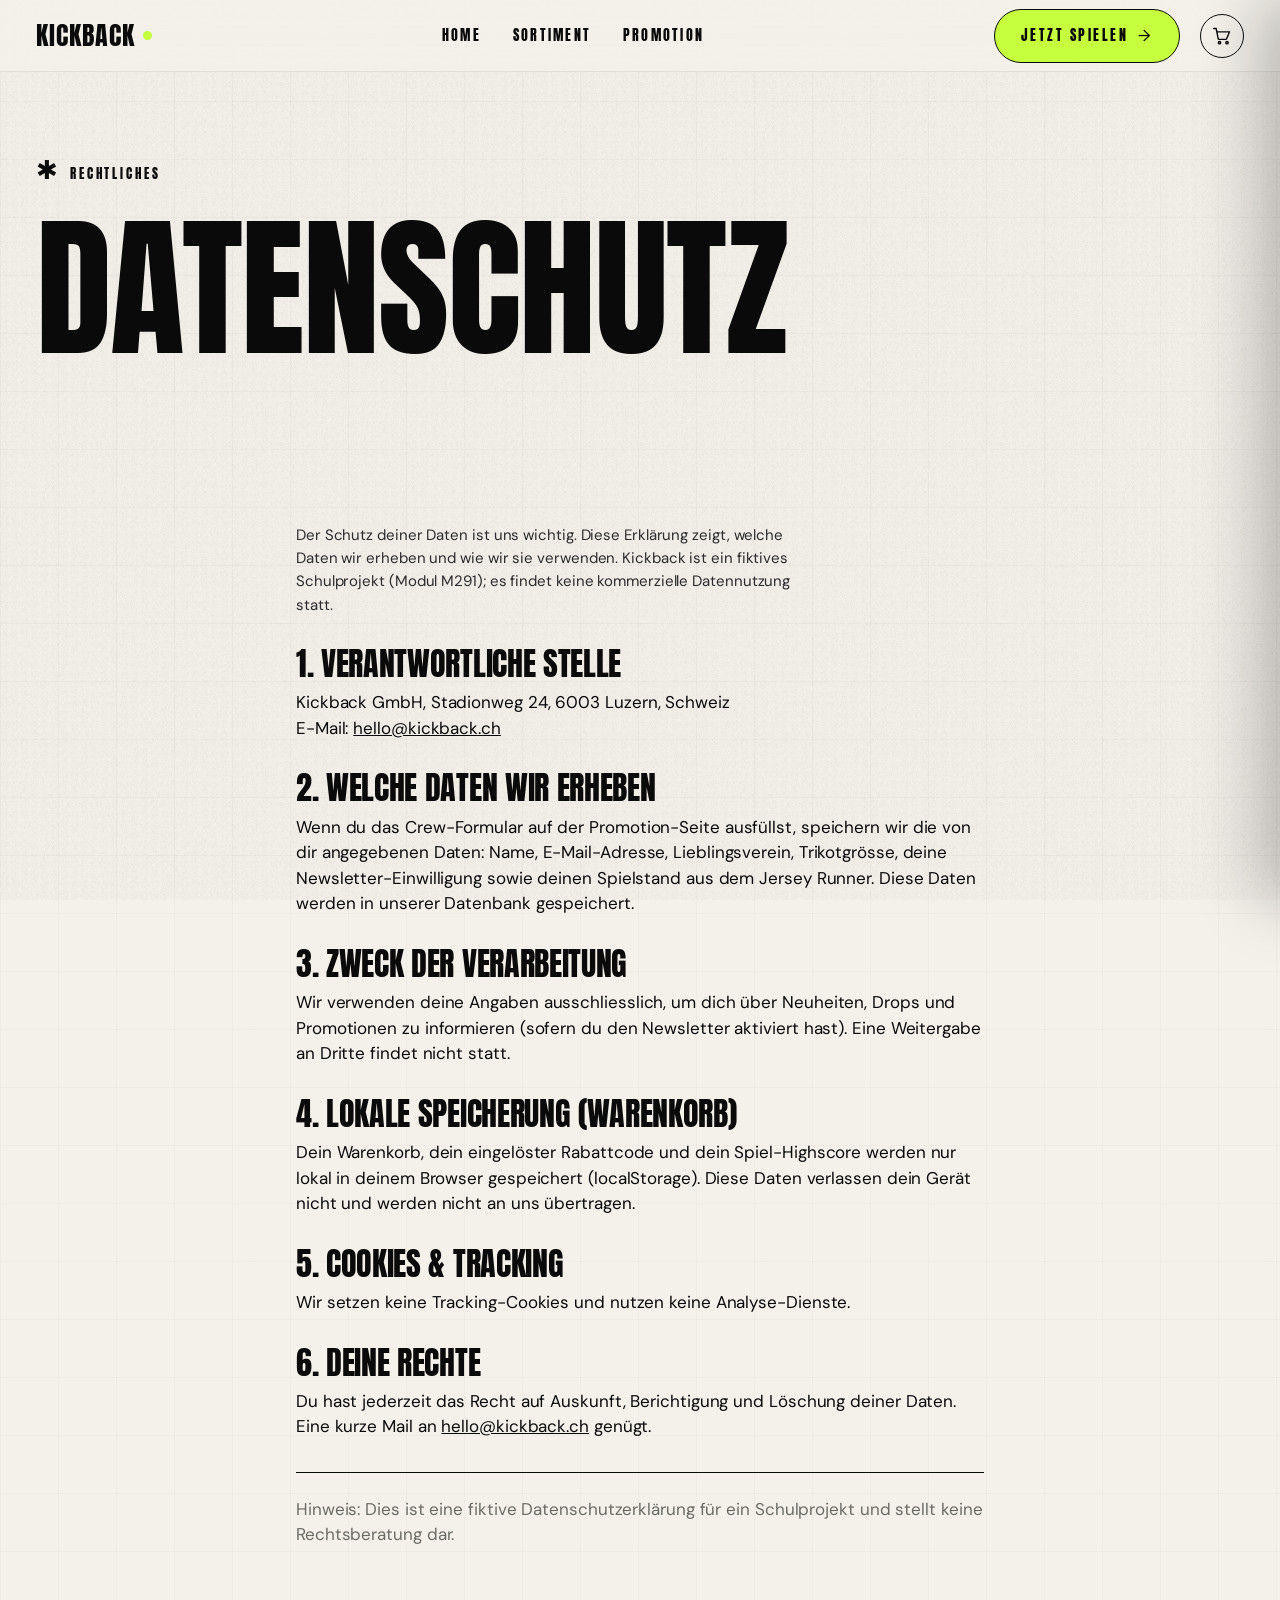
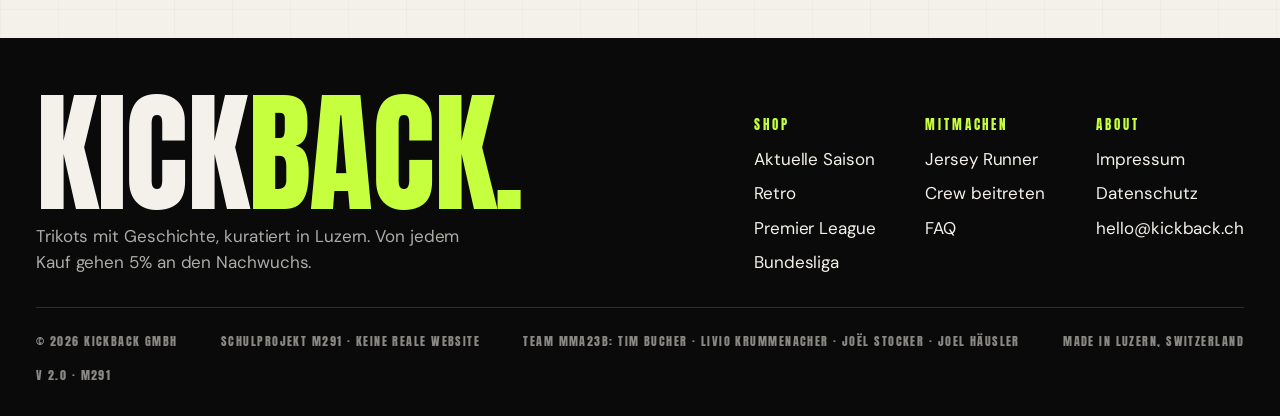
<file: datenschutz.html>
<!DOCTYPE html>
<html lang="de">
<head>
  <meta charset="UTF-8" />
  <meta name="viewport" content="width=device-width, initial-scale=1.0" />
  <title>Datenschutz · Kickback</title>
  <meta name="description" content="Datenschutzerklärung von Kickback, fiktiver Online-Shop für Fussballtrikots (Schulprojekt M291)." />

  <link rel="preconnect" href="https://fonts.googleapis.com" />
  <link rel="preconnect" href="https://fonts.gstatic.com" crossorigin />
  <link href="https://fonts.googleapis.com/css2?family=Anton&family=DM+Sans:wght@400;500;700&display=swap" rel="stylesheet" />

  <link rel="stylesheet" href="css/styles.css" />
  <link rel="icon" type="image/svg+xml" href="img/KickBack_Logo_transparent.svg" />
</head>
<body>
<div class="shell">
  <header class="header" role="banner">
    <div class="container">
      <a href="index.html" class="brand" aria-label="Kickback Startseite">
        Kickback<span class="dot" aria-hidden="true"></span>
      </a>
      <nav class="nav" aria-label="Hauptnavigation">
        <a href="index.html">Home</a>
        <a href="shop.html">Sortiment</a>
        <a href="promotion.html">Promotion</a>
      </nav>
      <a href="promotion.html#game" class="btn btn-accent header-cta btn-arrow">Jetzt Spielen</a>
      <button class="cart-toggle" aria-label="Warenkorb öffnen" data-cart-open>
        <svg viewBox="0 0 24 24" fill="none" stroke="currentColor" stroke-width="1.7" aria-hidden="true">
          <circle cx="9" cy="20" r="1.4"/><circle cx="18" cy="20" r="1.4"/>
          <path d="M2 3h3l2.4 12.2a1 1 0 0 0 1 .8h8.2a1 1 0 0 0 1-.8L21 7H6" stroke-linecap="round" stroke-linejoin="round"/>
        </svg>
        <span class="cart-count" data-cart-count>0</span>
      </button>
      <button class="burger" aria-label="Menü öffnen" aria-expanded="false" aria-controls="mobile-nav">
        <span></span>
      </button>
    </div>
  </header>

  <nav id="mobile-nav" class="mobile-nav" aria-label="Mobile Navigation">
    <a href="index.html"><span>Home</span><span class="idx">01</span></a>
    <a href="shop.html"><span>Sortiment</span><span class="idx">02</span></a>
    <a href="promotion.html"><span>Promotion</span><span class="idx">03</span></a>
  </nav>

  <main>
    <section class="container page-hero">
      <div class="head-row">
        <span class="star">✱</span>
        <span class="eyebrow">Rechtliches</span>
      </div>
      <h1>DATENSCHUTZ</h1>
    </section>

    <section class="container section" style="max-width:760px">
      <p class="lead" style="margin-bottom:2rem">
        Der Schutz deiner Daten ist uns wichtig. Diese Erklärung zeigt, welche
        Daten wir erheben und wie wir sie verwenden. Kickback ist ein fiktives
        Schulprojekt (Modul M291); es findet keine kommerzielle Datennutzung statt.
      </p>

      <h2 class="h-m">1. Verantwortliche Stelle</h2>
      <p style="margin:.75rem 0 2rem">
        Kickback GmbH, Stadionweg 24, 6003 Luzern, Schweiz<br>
        E-Mail: <a href="mailto:hello@kickback.ch" style="text-decoration:underline">hello@kickback.ch</a>
      </p>

      <h2 class="h-m">2. Welche Daten wir erheben</h2>
      <p style="margin:.75rem 0 2rem">
        Wenn du das Crew-Formular auf der Promotion-Seite ausfüllst, speichern
        wir die von dir angegebenen Daten: Name, E-Mail-Adresse, Lieblingsverein,
        Trikotgrösse, deine Newsletter-Einwilligung sowie deinen Spielstand aus
        dem Jersey Runner. Diese Daten werden in unserer Datenbank gespeichert.
      </p>

      <h2 class="h-m">3. Zweck der Verarbeitung</h2>
      <p style="margin:.75rem 0 2rem">
        Wir verwenden deine Angaben ausschliesslich, um dich über Neuheiten,
        Drops und Promotionen zu informieren (sofern du den Newsletter aktiviert
        hast). Eine Weitergabe an Dritte findet nicht statt.
      </p>

      <h2 class="h-m">4. Lokale Speicherung (Warenkorb)</h2>
      <p style="margin:.75rem 0 2rem">
        Dein Warenkorb, dein eingelöster Rabattcode und dein Spiel-Highscore
        werden nur lokal in deinem Browser gespeichert (localStorage). Diese
        Daten verlassen dein Gerät nicht und werden nicht an uns übertragen.
      </p>

      <h2 class="h-m">5. Cookies &amp; Tracking</h2>
      <p style="margin:.75rem 0 2rem">
        Wir setzen keine Tracking-Cookies und nutzen keine Analyse-Dienste.
      </p>

      <h2 class="h-m">6. Deine Rechte</h2>
      <p style="margin:.75rem 0 2rem">
        Du hast jederzeit das Recht auf Auskunft, Berichtigung und Löschung deiner
        Daten. Eine kurze Mail an <a href="mailto:hello@kickback.ch" style="text-decoration:underline">hello@kickback.ch</a>
        genügt.
      </p>

      <p class="muted" style="border-top:1.5px solid var(--ink);padding-top:1.5rem">
        Hinweis: Dies ist eine fiktive Datenschutzerklärung für ein Schulprojekt
        und stellt keine Rechtsberatung dar.
      </p>
    </section>
  </main>

  <footer class="footer" role="contentinfo">
    <div class="container">
      <div class="footer-top">
        <div class="footer-brand">
          <h2 class="h-xl">KICK<span class="accent">BACK</span><span class="accent">.</span></h2>
          <p>Trikots mit Geschichte, kuratiert in Luzern. Von jedem Kauf gehen 5% an den Nachwuchs.</p>
        </div>
        <div class="footer-cols">
          <div class="footer-col">
            <h4>Shop</h4>
            <ul>
              <li><a href="shop.html?kat=Aktuelle%20Trikots">Aktuelle Saison</a></li>
              <li><a href="shop.html?kat=Retro%20Trikots">Retro</a></li>
              <li><a href="shop.html?liga=Premier%20League">Premier League</a></li>
              <li><a href="shop.html?liga=Bundesliga">Bundesliga</a></li>
            </ul>
          </div>
          <div class="footer-col">
            <h4>Mitmachen</h4>
            <ul>
              <li><a href="promotion.html#game">Jersey Runner</a></li>
              <li><a href="promotion.html#crew">Crew beitreten</a></li>
              <li><a href="promotion.html#faq">FAQ</a></li>
            </ul>
          </div>
          <div class="footer-col">
            <h4>About</h4>
            <ul>
              <li><a href="impressum.html">Impressum</a></li>
              <li><a href="datenschutz.html">Datenschutz</a></li>
              <li><a href="mailto:hello@kickback.ch">hello@kickback.ch</a></li>
            </ul>
          </div>
        </div>
      </div>
      <div class="footer-base">
        <span>© <span data-year>2026</span> Kickback GmbH</span>
        <span>Schulprojekt M291 · keine reale Website</span>
        <span>Team MMA23b: Tim Bucher · Livio Krummenacher · Joël Stocker · Joel Häusler</span>
        <span>Made in Luzern, Switzerland</span>
        <span>v 2.0 · M291</span>
      </div>
    </div>
  </footer>
</div>

<!-- ===================  WARENKORB (Drawer)  =================== -->
<div class="cart-backdrop" data-cart-backdrop></div>
<aside class="cart-drawer" data-cart-drawer aria-label="Warenkorb" aria-hidden="true">
  <div class="cart-head">
    <h3>Warenkorb</h3>
    <button class="cart-close" data-cart-close aria-label="Warenkorb schliessen">✕</button>
  </div>
  <div class="cart-items" data-cart-items></div>
  <div class="cart-foot" data-cart-foot>
    <div class="cart-code">
      <input type="text" data-cart-code placeholder="Rabattcode (z. B. KICKBACK5)" aria-label="Rabattcode" />
      <button class="btn btn-ghost" data-cart-apply type="button">Anwenden</button>
    </div>
    <div class="cart-line"><span>Zwischensumme</span><span data-cart-subtotal>–</span></div>
    <div class="cart-line discount" data-cart-discount-line hidden><span>Rabatt (5%)</span><span data-cart-discount>–</span></div>
    <div class="cart-line total"><span>Total</span><span data-cart-total>–</span></div>
    <p class="cart-msg" data-cart-msg></p>
    <button class="btn btn-accent btn-arrow" data-cart-checkout type="button">Zur Kasse</button>
  </div>
</aside>

<script src="js/main.js" defer></script>
<script src="js/cart.js" defer></script>
</body>
</html>
</file>
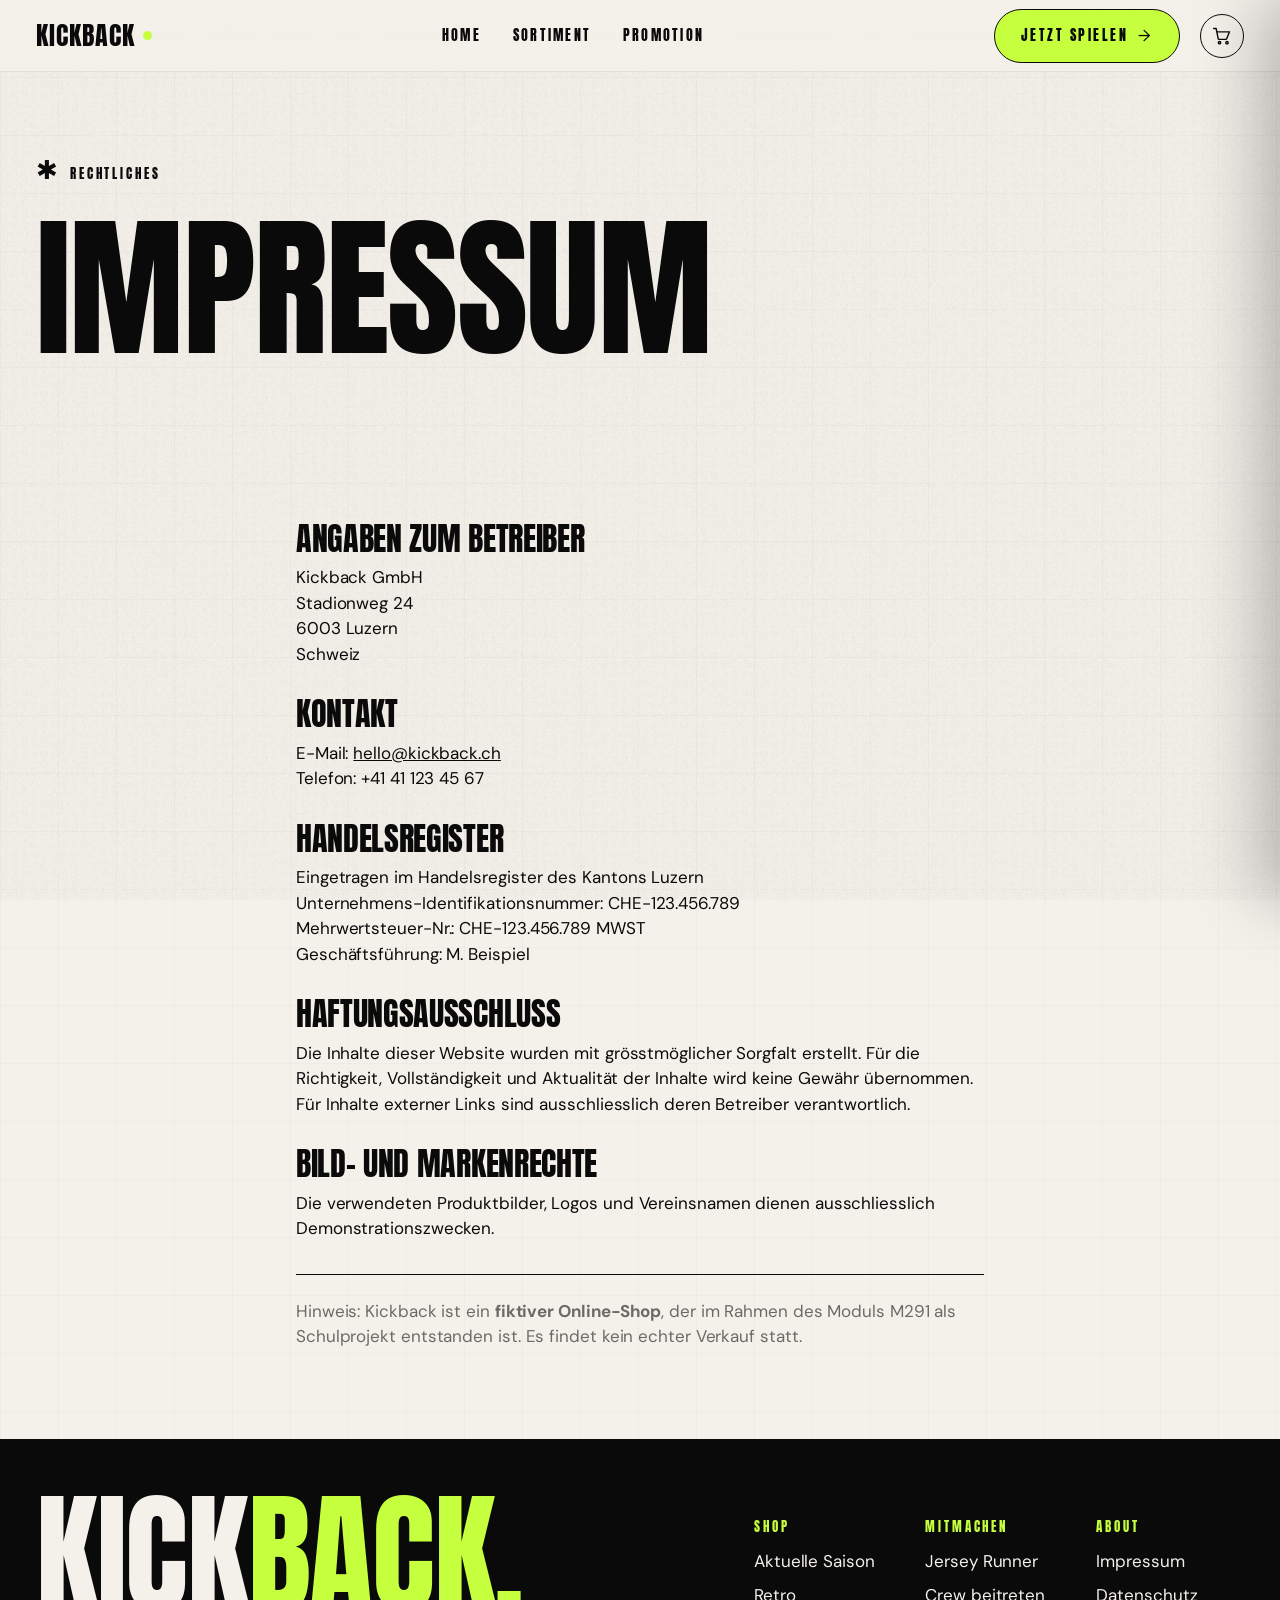
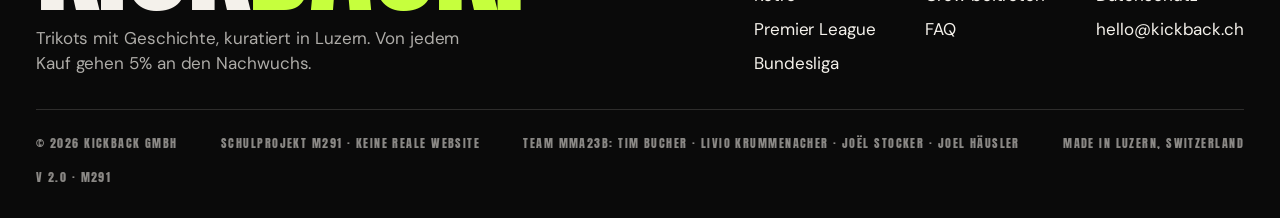
<file: impressum.html>
<!DOCTYPE html>
<html lang="de">
<head>
  <meta charset="UTF-8" />
  <meta name="viewport" content="width=device-width, initial-scale=1.0" />
  <title>Impressum · Kickback</title>
  <meta name="description" content="Impressum von Kickback, fiktiver Online-Shop für Fussballtrikots (Schulprojekt M291)." />

  <link rel="preconnect" href="https://fonts.googleapis.com" />
  <link rel="preconnect" href="https://fonts.gstatic.com" crossorigin />
  <link href="https://fonts.googleapis.com/css2?family=Anton&family=DM+Sans:wght@400;500;700&display=swap" rel="stylesheet" />

  <link rel="stylesheet" href="css/styles.css" />
  <link rel="icon" type="image/svg+xml" href="img/KickBack_Logo_transparent.svg" />
</head>
<body>
<div class="shell">

  <header class="header" role="banner">
    <div class="container">
      <a href="index.html" class="brand" aria-label="Kickback Startseite">
        Kickback<span class="dot" aria-hidden="true"></span>
      </a>
      <nav class="nav" aria-label="Hauptnavigation">
        <a href="index.html">Home</a>
        <a href="shop.html">Sortiment</a>
        <a href="promotion.html">Promotion</a>
      </nav>
      <a href="promotion.html#game" class="btn btn-accent header-cta btn-arrow">Jetzt Spielen</a>
      <button class="cart-toggle" aria-label="Warenkorb öffnen" data-cart-open>
        <svg viewBox="0 0 24 24" fill="none" stroke="currentColor" stroke-width="1.7" aria-hidden="true">
          <circle cx="9" cy="20" r="1.4"/><circle cx="18" cy="20" r="1.4"/>
          <path d="M2 3h3l2.4 12.2a1 1 0 0 0 1 .8h8.2a1 1 0 0 0 1-.8L21 7H6" stroke-linecap="round" stroke-linejoin="round"/>
        </svg>
        <span class="cart-count" data-cart-count>0</span>
      </button>
      <button class="burger" aria-label="Menü öffnen" aria-expanded="false" aria-controls="mobile-nav">
        <span></span>
      </button>
    </div>
  </header>

  <nav id="mobile-nav" class="mobile-nav" aria-label="Mobile Navigation">
    <a href="index.html"><span>Home</span><span class="idx">01</span></a>
    <a href="shop.html"><span>Sortiment</span><span class="idx">02</span></a>
    <a href="promotion.html"><span>Promotion</span><span class="idx">03</span></a>
  </nav>

  <main>
    <section class="container page-hero">
      <div class="head-row">
        <span class="star">✱</span>
        <span class="eyebrow">Rechtliches</span>
      </div>
      <h1>IMPRESSUM</h1>
    </section>

    <section class="container section" style="max-width:760px">
      <h2 class="h-m">Angaben zum Betreiber</h2>
      <p style="margin:.75rem 0 2rem">
        Kickback GmbH<br>
        Stadionweg 24<br>
        6003 Luzern<br>
        Schweiz
      </p>

      <h2 class="h-m">Kontakt</h2>
      <p style="margin:.75rem 0 2rem">
        E-Mail: <a href="mailto:hello@kickback.ch" style="text-decoration:underline">hello@kickback.ch</a><br>
        Telefon: +41 41 123 45 67
      </p>

      <h2 class="h-m">Handelsregister</h2>
      <p style="margin:.75rem 0 2rem">
        Eingetragen im Handelsregister des Kantons Luzern<br>
        Unternehmens-Identifikationsnummer: CHE-123.456.789<br>
        Mehrwertsteuer-Nr.: CHE-123.456.789 MWST<br>
        Geschäftsführung: M. Beispiel
      </p>

      <h2 class="h-m">Haftungsausschluss</h2>
      <p style="margin:.75rem 0 2rem">
        Die Inhalte dieser Website wurden mit grösstmöglicher Sorgfalt erstellt.
        Für die Richtigkeit, Vollständigkeit und Aktualität der Inhalte wird
        keine Gewähr übernommen. Für Inhalte externer Links sind ausschliesslich
        deren Betreiber verantwortlich.
      </p>

      <h2 class="h-m">Bild- und Markenrechte</h2>
      <p style="margin:.75rem 0 2rem">
        Die verwendeten Produktbilder, Logos und Vereinsnamen dienen
        ausschliesslich Demonstrationszwecken.
      </p>

      <p class="muted" style="border-top:1.5px solid var(--ink);padding-top:1.5rem">
        Hinweis: Kickback ist ein <strong>fiktiver Online-Shop</strong>, der im
        Rahmen des Moduls M291 als Schulprojekt entstanden ist. Es findet kein
        echter Verkauf statt.
      </p>
    </section>
  </main>

  <footer class="footer" role="contentinfo">
    <div class="container">
      <div class="footer-top">
        <div class="footer-brand">
          <h2 class="h-xl">KICK<span class="accent">BACK</span><span class="accent">.</span></h2>
          <p>Trikots mit Geschichte, kuratiert in Luzern. Von jedem Kauf gehen 5% an den Nachwuchs.</p>
        </div>
        <div class="footer-cols">
          <div class="footer-col">
            <h4>Shop</h4>
            <ul>
              <li><a href="shop.html?kat=Aktuelle%20Trikots">Aktuelle Saison</a></li>
              <li><a href="shop.html?kat=Retro%20Trikots">Retro</a></li>
              <li><a href="shop.html?liga=Premier%20League">Premier League</a></li>
              <li><a href="shop.html?liga=Bundesliga">Bundesliga</a></li>
            </ul>
          </div>
          <div class="footer-col">
            <h4>Mitmachen</h4>
            <ul>
              <li><a href="promotion.html#game">Jersey Runner</a></li>
              <li><a href="promotion.html#crew">Crew beitreten</a></li>
              <li><a href="promotion.html#faq">FAQ</a></li>
            </ul>
          </div>
          <div class="footer-col">
            <h4>About</h4>
            <ul>
              <li><a href="impressum.html">Impressum</a></li>
              <li><a href="datenschutz.html">Datenschutz</a></li>
              <li><a href="mailto:hello@kickback.ch">hello@kickback.ch</a></li>
            </ul>
          </div>
        </div>
      </div>
      <div class="footer-base">
        <span>© <span data-year>2026</span> Kickback GmbH</span>
        <span>Schulprojekt M291 · keine reale Website</span>
        <span>Team MMA23b: Tim Bucher · Livio Krummenacher · Joël Stocker · Joel Häusler</span>
        <span>Made in Luzern, Switzerland</span>
        <span>v 2.0 · M291</span>
      </div>
    </div>
  </footer>
</div>

<!-- ===================  WARENKORB (Drawer)  =================== -->
<div class="cart-backdrop" data-cart-backdrop></div>
<aside class="cart-drawer" data-cart-drawer aria-label="Warenkorb" aria-hidden="true">
  <div class="cart-head">
    <h3>Warenkorb</h3>
    <button class="cart-close" data-cart-close aria-label="Warenkorb schliessen">✕</button>
  </div>
  <div class="cart-items" data-cart-items></div>
  <div class="cart-foot" data-cart-foot>
    <div class="cart-code">
      <input type="text" data-cart-code placeholder="Rabattcode (z. B. KICKBACK5)" aria-label="Rabattcode" />
      <button class="btn btn-ghost" data-cart-apply type="button">Anwenden</button>
    </div>
    <div class="cart-line"><span>Zwischensumme</span><span data-cart-subtotal>–</span></div>
    <div class="cart-line discount" data-cart-discount-line hidden><span>Rabatt (5%)</span><span data-cart-discount>–</span></div>
    <div class="cart-line total"><span>Total</span><span data-cart-total>–</span></div>
    <p class="cart-msg" data-cart-msg></p>
    <button class="btn btn-accent btn-arrow" data-cart-checkout type="button">Zur Kasse</button>
  </div>
</aside>

<script src="js/main.js" defer></script>
<script src="js/cart.js" defer></script>
</body>
</html>
</file>
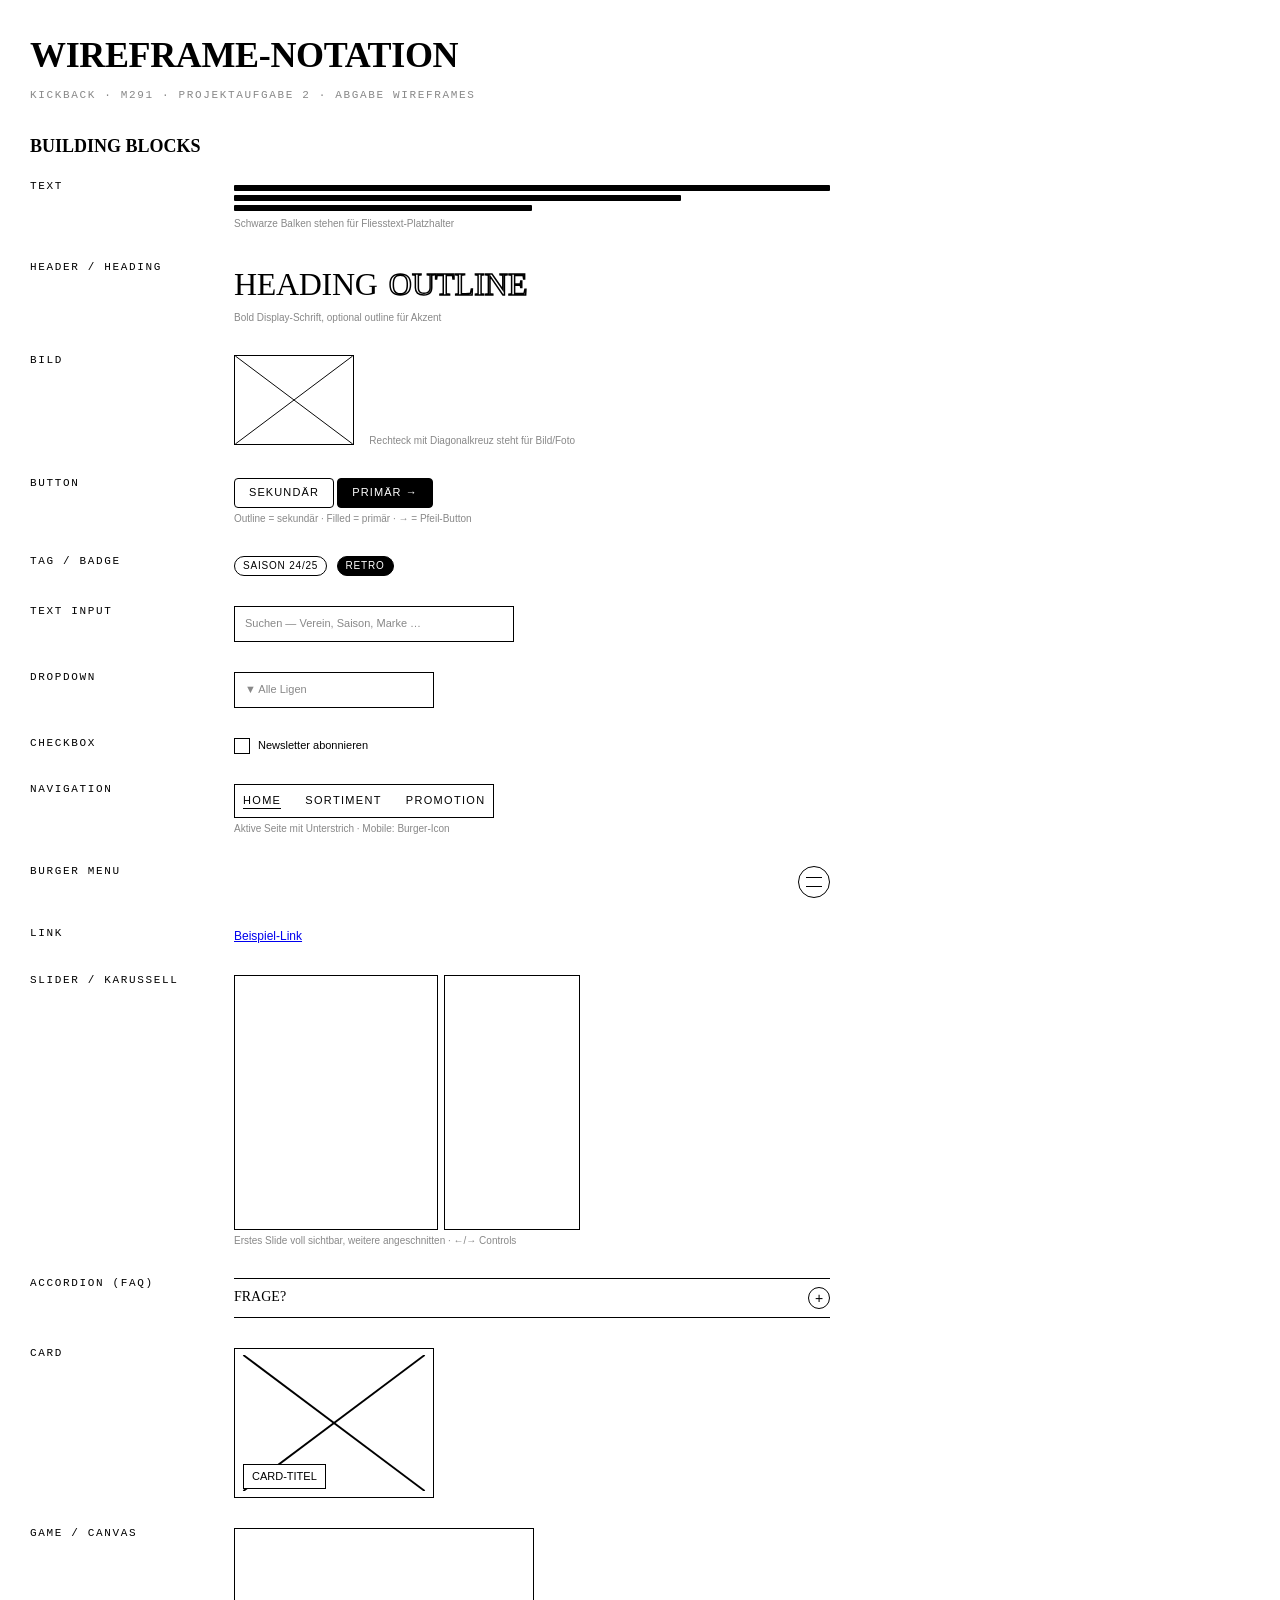
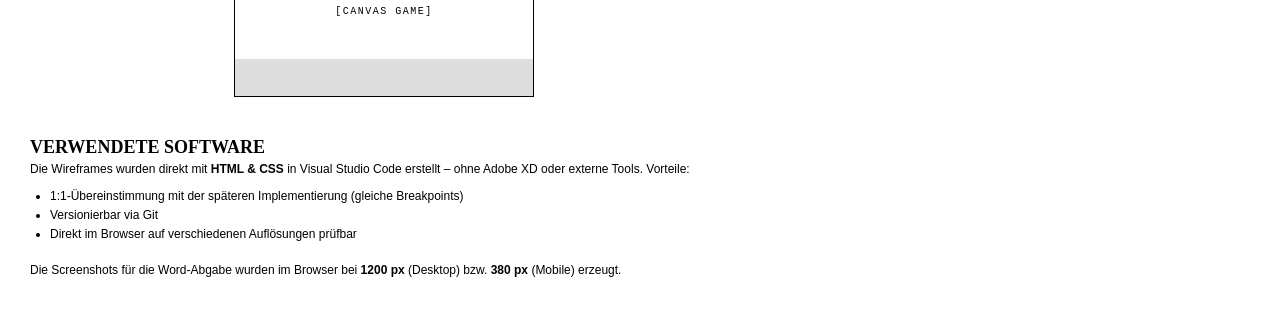
<file: wireframes/notation.html>
<!DOCTYPE html>
<html lang="de">
<head>
  <meta charset="UTF-8" />
  <title>Wireframe Notation — Kickback</title>
  <link rel="stylesheet" href="wireframes.css" />
  <style>
    body { padding: 30px; }
    h1 { font-family: "Arial Black"; font-size: 36px; text-transform: uppercase; letter-spacing: -.01em; margin-bottom: 8px; }
    h2 { font-family: "Arial Black"; font-size: 18px; text-transform: uppercase; margin-top: 30px; }
    .legend { display: grid; grid-template-columns: 180px 1fr; gap: 14px 24px; margin-top: 14px; max-width: 800px; align-items: center; }
    .legend > div:nth-child(odd) { font-family: "Courier New"; font-size: 11px; text-transform: uppercase; letter-spacing: .15em; align-self: start; padding-top: 6px; }
    .legend > div:nth-child(even) { padding: 8px 0; }
    .swatch { display: inline-block; padding: 4px 10px; }
  </style>
</head>
<body>

<h1>Wireframe-Notation</h1>
<p style="font-family:'Courier New';font-size:11px;letter-spacing:.15em;text-transform:uppercase;color:var(--soft)">
  Kickback · M291 · Projektaufgabe 2 · Abgabe Wireframes
</p>

<h2>Building Blocks</h2>
<div class="legend">

  <div>Text</div>
  <div>
    <div class="text-line"></div>
    <div class="text-line medium"></div>
    <div class="text-line short"></div>
    <span style="font-size:10px;color:var(--soft)">Schwarze Balken stehen für Fliesstext-Platzhalter</span>
  </div>

  <div>Header / Heading</div>
  <div>
    <span style="font-family:'Arial Black';font-size:32px;text-transform:uppercase;letter-spacing:-.01em">HEADING</span>
    <span style="font-family:'Arial Black';font-size:32px;text-transform:uppercase;-webkit-text-stroke:1.5px black;color:transparent;margin-left:8px">OUTLINE</span>
    <div style="font-size:10px;color:var(--soft);margin-top:4px">Bold Display-Schrift, optional outline für Akzent</div>
  </div>

  <div>Bild</div>
  <div>
    <div style="width:120px;height:90px;border:1.2px solid var(--line);display:inline-block">
      <svg viewBox="0 0 120 90" style="width:100%;height:100%"><line x1="0" y1="0" x2="120" y2="90" stroke="black"/><line x1="120" y1="0" x2="0" y2="90" stroke="black"/></svg>
    </div>
    <span style="margin-left:12px;font-size:10px;color:var(--soft)">Rechteck mit Diagonalkreuz steht für Bild/Foto</span>
  </div>

  <div>Button</div>
  <div>
    <span class="btn-wf">Sekundär</span>
    <span class="btn-wf primary">Primär →</span>
    <div style="font-size:10px;color:var(--soft);margin-top:4px">Outline = sekundär · Filled = primär · → = Pfeil-Button</div>
  </div>

  <div>Tag / Badge</div>
  <div>
    <span class="tag">SAISON 24/25</span>
    <span class="tag" style="background:var(--line);color:var(--bg);border-color:var(--line);margin-left:6px">RETRO</span>
  </div>

  <div>Text Input</div>
  <div>
    <div class="wf-input" style="width:280px">Suchen — Verein, Saison, Marke …</div>
  </div>

  <div>Dropdown</div>
  <div>
    <div class="wf-input" style="width:200px">▼  Alle Ligen</div>
  </div>

  <div>Checkbox</div>
  <div>
    <div class="wf-checkbox">Newsletter abonnieren</div>
  </div>

  <div>Navigation</div>
  <div>
    <nav style="display:flex;gap:24px;padding:8px;border:1.2px solid var(--line);width:fit-content">
      <a href="#" class="active" style="text-decoration:none;color:black;border-bottom:1px solid black;font-size:11px;text-transform:uppercase;letter-spacing:.12em">Home</a>
      <a href="#" style="text-decoration:none;color:black;font-size:11px;text-transform:uppercase;letter-spacing:.12em">Sortiment</a>
      <a href="#" style="text-decoration:none;color:black;font-size:11px;text-transform:uppercase;letter-spacing:.12em">Promotion</a>
    </nav>
    <div style="font-size:10px;color:var(--soft);margin-top:4px">Aktive Seite mit Unterstrich · Mobile: Burger-Icon</div>
  </div>

  <div>Burger Menu</div>
  <div>
    <div class="wf-burger" style="display:grid"></div>
  </div>

  <div>Link</div>
  <div>
    <a href="#" style="text-decoration:underline">Beispiel-Link</a>
  </div>

  <div>Slider / Karussell</div>
  <div>
    <div style="display:flex;gap:6px;width:340px">
      <div style="flex:0 0 60%;aspect-ratio:4/5;border:1.2px solid var(--line)"></div>
      <div style="flex:0 0 40%;aspect-ratio:4/5;border:1.2px solid var(--line)"></div>
    </div>
    <div style="font-size:10px;color:var(--soft);margin-top:4px">Erstes Slide voll sichtbar, weitere angeschnitten · ←/→ Controls</div>
  </div>

  <div>Accordion (FAQ)</div>
  <div>
    <div style="border-top:1.5px solid var(--line);border-bottom:1.5px solid var(--line);padding:8px 0;display:flex;justify-content:space-between;font-family:'Arial Black';text-transform:uppercase;font-size:14px">
      <span>Frage?</span><span class="plus" style="width:22px;height:22px;border:1.2px solid var(--line);border-radius:50%;text-align:center;line-height:20px;font-family:Arial">+</span>
    </div>
  </div>

  <div>Card</div>
  <div>
    <div style="width:200px;height:150px;border:1.2px solid var(--line);position:relative;display:flex;align-items:end;padding:8px">
      <svg viewBox="0 0 100 75" style="position:absolute;inset:6px;width:calc(100% - 12px);height:calc(100% - 12px)"><line x1="0" y1="0" x2="100" y2="75" stroke="black"/><line x1="100" y1="0" x2="0" y2="75" stroke="black"/></svg>
      <span class="label" style="position:relative;z-index:2;background:white;border:1px solid black;padding:4px 8px;font-size:11px;text-transform:uppercase">Card-Titel</span>
    </div>
  </div>

  <div>Game / Canvas</div>
  <div>
    <div style="width:300px;aspect-ratio:16/9;border:1.5px solid var(--line);display:grid;place-items:center;background:linear-gradient(180deg,transparent 0%,transparent 78%,#DDD 78%,#DDD 100%)">
      <span style="font-family:'Courier New';font-size:10px;letter-spacing:.15em">[CANVAS GAME]</span>
    </div>
  </div>
</div>

<h2>Verwendete Software</h2>
<div style="max-width:800px;line-height:1.6">
  <p>Die Wireframes wurden direkt mit <strong>HTML & CSS</strong> in
    Visual Studio Code erstellt – ohne Adobe XD oder externe Tools. Vorteile:</p>
  <ul style="margin:8px 0 16px 20px">
    <li>1:1-Übereinstimmung mit der späteren Implementierung (gleiche Breakpoints)</li>
    <li>Versionierbar via Git</li>
    <li>Direkt im Browser auf verschiedenen Auflösungen prüfbar</li>
  </ul>
  <p>Die Screenshots für die Word-Abgabe wurden im Browser bei
    <strong>1200&nbsp;px</strong> (Desktop) bzw. <strong>380&nbsp;px</strong>
    (Mobile) erzeugt.</p>
</div>

</body>
</html>
</file>
<file: wireframes/wireframes.css>
/* Low-Fidelity Wireframes — keine Farben, nur Graustufen */
* { box-sizing: border-box; margin: 0; padding: 0; }

:root {
  --line: #000;
  --soft: #888;
  --bg:   #FFF;
  --fill: #EAEAEA;
}

body {
  font-family: "Helvetica Neue", Arial, sans-serif;
  background: var(--bg);
  color: var(--line);
  font-size: 12px;
  line-height: 1.4;
}

.wf-meta {
  border-bottom: 1px dashed var(--line);
  padding: 12px 20px;
  font-family: "Courier New", monospace;
  font-size: 11px;
  text-transform: uppercase;
  letter-spacing: .12em;
  display: flex; justify-content: space-between;
  background: var(--bg);
}

.wf-frame {
  margin: 30px auto;
  border: 1.5px solid var(--line);
  background: var(--bg);
  position: relative;
}
.wf-frame.desktop  { width: 1200px; min-height: 900px; }
.wf-frame.mobile   { width: 380px;  min-height: 760px; }

.wf-frame > .label {
  position: absolute; top: -22px; left: 0;
  font-family: "Courier New", monospace;
  font-size: 11px; text-transform: uppercase; letter-spacing: .12em;
}

/* === Building blocks === */
.box {
  border: 1.2px solid var(--line);
  padding: 8px 10px;
  background: var(--bg);
}
.box.fill { background: var(--fill); }
.box.dotted { border-style: dashed; }

.text-line {
  background: var(--line);
  height: 6px;
  width: 100%;
  margin-block: 4px;
  border-radius: 1px;
}
.text-line.short { width: 50%; }
.text-line.medium { width: 75%; }

.placeholder-img {
  border: 1.2px solid var(--line);
  background: var(--bg);
  position: relative;
}
.placeholder-img::before,
.placeholder-img::after {
  content: ''; position: absolute; inset: 0;
  border-top: 1px solid var(--line);
  transform-origin: 0 0;
}
.placeholder-img::before { transform: rotate(0); width: 100%; height: 0; top: 0; }
.placeholder-img::after  { transform: rotate(0); width: 100%; height: 0; bottom: 0; }
.placeholder-img > svg { width: 100%; height: 100%; display: block; }

.btn-wf {
  display: inline-block;
  border: 1.2px solid var(--line);
  padding: 6px 14px;
  font-size: 11px;
  text-transform: uppercase;
  letter-spacing: .1em;
  background: var(--bg);
  border-radius: 4px;
}
.btn-wf.primary { background: var(--line); color: var(--bg); }

.tag {
  display: inline-block;
  border: 1px solid var(--line);
  padding: 2px 8px;
  font-size: 10px;
  text-transform: uppercase;
  letter-spacing: .08em;
  border-radius: 999px;
}

.icon {
  display: inline-block;
  width: 18px; height: 18px;
  border: 1.2px solid var(--line);
  border-radius: 50%;
  text-align: center;
  line-height: 16px;
  font-size: 11px;
  vertical-align: middle;
}

/* === Header / Footer (gleich auf allen Frames) === */
.wf-header {
  display: flex; align-items: center; gap: 16px;
  padding: 14px 20px;
  border-bottom: 1.5px solid var(--line);
}
.wf-logo {
  font-family: "Courier New", monospace;
  font-weight: 700;
  letter-spacing: .1em;
  text-transform: uppercase;
  font-size: 14px;
  border: 1.5px solid var(--line);
  padding: 4px 12px;
}
.wf-nav { display: flex; gap: 24px; }
.wf-nav a {
  color: var(--line);
  text-decoration: none;
  border-bottom: 1px solid transparent;
  font-size: 11px;
  text-transform: uppercase;
  letter-spacing: .12em;
}
.wf-nav a.active { border-bottom-color: var(--line); }

.wf-burger {
  margin-left: auto;
  width: 32px; height: 32px;
  border: 1.5px solid var(--line);
  border-radius: 50%;
  display: grid; place-items: center;
}
.wf-burger::before {
  content: ''; width: 16px; height: 8px;
  border-top: 1.5px solid var(--line);
  border-bottom: 1.5px solid var(--line);
}

.wf-cta {
  margin-left: auto;
}
.wf-mobile-only { display: none; }
.wf-desktop-only { display: flex; }

.wf-footer {
  border-top: 1.5px solid var(--line);
  padding: 24px 20px;
  display: grid;
  gap: 16px;
}
.wf-footer-cols { display: grid; grid-template-columns: 1fr 1fr 1fr 1fr; gap: 16px; }
.wf-footer-bottom {
  border-top: 1px dashed var(--line);
  padding-top: 12px;
  font-size: 10px;
  text-transform: uppercase;
  letter-spacing: .1em;
  display: flex; justify-content: space-between;
}

/* === Hero / Sections === */
.wf-section {
  padding: 24px 20px;
  border-bottom: 1px dashed var(--line);
}
.wf-section.solid { border-bottom-style: solid; }
.wf-section-title {
  display: flex; align-items: baseline; gap: 8px;
  margin-bottom: 12px;
  font-family: "Courier New", monospace;
  font-size: 11px; text-transform: uppercase; letter-spacing: .15em;
}
.wf-section-title::before { content: '✱'; }
.wf-section-title .meta { margin-left: auto; }

.wf-hero-title {
  font-family: "Arial Black", Arial, sans-serif;
  font-size: 64px;
  line-height: .95;
  text-transform: uppercase;
  letter-spacing: -0.02em;
  margin: 12px 0;
}
.wf-hero-title.outline { -webkit-text-stroke: 1.5px var(--line); color: transparent; }

.wf-grid-2 { display: grid; grid-template-columns: 1fr 1fr; gap: 12px; }
.wf-grid-3 { display: grid; grid-template-columns: 1fr 1fr 1fr; gap: 12px; }
.wf-grid-4 { display: grid; grid-template-columns: 1fr 1fr 1fr 1fr; gap: 12px; }

.wf-card {
  border: 1.2px solid var(--line);
  aspect-ratio: 4 / 3;
  position: relative;
  display: flex;
  align-items: end;
  justify-content: space-between;
  padding: 10px;
}
.wf-card .placeholder-img {
  position: absolute; inset: 6px;
  border: 0;
}
.wf-card .placeholder-img svg { width: 100%; height: 100%; }
.wf-card .label {
  position: relative; z-index: 2;
  background: var(--bg);
  border: 1px solid var(--line);
  padding: 4px 8px;
  font-size: 11px;
  text-transform: uppercase;
}

.wf-slider {
  display: flex;
  gap: 8px;
  overflow: hidden;
}
.wf-slider .wf-slide {
  flex: 0 0 60%;
  aspect-ratio: 4 / 5;
  border: 1.2px solid var(--line);
  position: relative;
}
.wf-slider .wf-slide:nth-child(2) { flex-basis: 40%; }
.wf-slider .wf-slide:nth-child(3) { flex-basis: 25%; }

.wf-controls {
  display: flex; align-items: center; gap: 10px; margin-top: 10px;
}
.wf-controls .arrow {
  width: 28px; height: 28px;
  border: 1.2px solid var(--line);
  border-radius: 50%;
  display: grid; place-items: center;
}
.wf-progress { flex: 1; height: 2px; background: var(--line); position: relative; }
.wf-progress::after { content:''; position: absolute; left:0; top:0; bottom:0; width: 30%; background: var(--bg); border-bottom: 2px solid var(--line); }

/* Form blocks */
.wf-form { display: grid; gap: 10px; }
.wf-input {
  border: 1.2px solid var(--line);
  height: 36px;
  display: flex; align-items: center; padding: 0 10px;
  font-size: 11px;
  color: var(--soft);
}
.wf-input.full { width: 100%; }
.wf-checkbox {
  display: flex; align-items: center; gap: 8px;
  font-size: 11px;
}
.wf-checkbox::before {
  content:''; width: 14px; height: 14px;
  border: 1.2px solid var(--line);
}

/* Game block */
.wf-game {
  border: 1.5px solid var(--line);
  aspect-ratio: 16/9;
  display: grid; place-items: center;
  position: relative;
  background:
    linear-gradient(180deg, transparent 0%, transparent 78%, #DDD 78%, #DDD 100%);
}
.wf-game::before {
  content: '[CANVAS GAME — STRIKER RUN]';
  font-family: "Courier New", monospace;
  font-size: 11px;
  letter-spacing: .15em;
}

/* FAQ */
.wf-faq-row {
  border-top: 1.5px solid var(--line);
  padding: 14px 0;
  display: flex; justify-content: space-between;
  font-family: "Arial Black", Arial, sans-serif;
  text-transform: uppercase;
  font-size: 18px;
}
.wf-faq-row:last-child { border-bottom: 1.5px solid var(--line); }
.wf-faq-row .plus {
  width: 22px; height: 22px;
  border: 1.2px solid var(--line);
  border-radius: 50%;
  text-align: center; line-height: 20px;
  font-family: Arial; font-size: 14px;
}

/* Mobile-only adjustments */
.wf-frame.mobile .wf-section { padding: 16px 14px; }
.wf-frame.mobile .wf-hero-title { font-size: 36px; }
.wf-frame.mobile .wf-grid-2,
.wf-frame.mobile .wf-grid-3,
.wf-frame.mobile .wf-grid-4 { grid-template-columns: 1fr; }
.wf-frame.mobile .wf-footer-cols { grid-template-columns: 1fr 1fr; }
.wf-frame.mobile .wf-nav { display: none; }
.wf-frame.mobile .wf-cta { display: none; }
.wf-frame.mobile .wf-burger { display: grid; }
.wf-frame.mobile .wf-mobile-only { display: flex; }
.wf-frame.mobile .wf-slider .wf-slide { flex-basis: 80%; }
.wf-frame.mobile .wf-slider .wf-slide:nth-child(2) { flex-basis: 60%; }
.wf-frame.mobile .wf-slider .wf-slide:nth-child(3) { display: none; }

/* Desktop-only adjustments */
.wf-frame.desktop .wf-burger { display: none; }

/* SVG cross for image placeholder */
.cross-svg {
  width: 100%; height: 100%;
}
</file>
<file: css/styles.css>
/* ============================================================================
   KICKBACK – Editorial Stadium Design System
   Bold sports typography · Off-white & near-black · Electric-green accent
   Mobile-First · 500px – 1400px
   ============================================================================ */

/* ---------- 1. Tokens ------------------------------------------------------ */
:root {
  /* Colour */
  --bg:           #F4F1EB;     /* warm off-white, paper-feel  */
  --bg-alt:       #ECE7DD;     /* card / section divider      */
  --ink:          #0A0A0A;     /* near-black                  */
  --ink-soft:     #2B2B2B;
  --muted:        #6B6B66;
  --line:         #1A1A1A;
  --accent:       #C6FF3D;     /* electric-pitch green        */
  --accent-deep:  #8AFF00;
  --danger:       #FF3B3B;

  /* Typography */
  --font-display: "Anton", "Bebas Neue", "Arial Black", sans-serif;
  --font-body:    "DM Sans", "Helvetica Neue", system-ui, sans-serif;
  --font-mono:    "JetBrains Mono", ui-monospace, monospace;

  /* Layout */
  --max:          1320px;
  --gutter:       clamp(1rem, 3vw, 2.25rem);
  --radius-lg:    28px;
  --radius-md:    18px;
  --radius-sm:    10px;

  /* Header / Footer fixed height */
  --header-h:     72px;
  --footer-h:     auto;
}

/* ---------- 2. Reset ------------------------------------------------------- */
*,*::before,*::after { box-sizing: border-box; }
* { margin: 0; padding: 0; }
/* WICHTIG: kein height:100% auf html/body. Zusammen mit body{overflow-x:hidden}
   würde der Body sonst zu einem fixen, Viewport-hohen Scroll-Container – der
   Inhalt (.shell) quillt heraus und am Seitenende bleibt ein grosser leerer
   Bereich (der Footer wird unerreichbar). Die volle Höhe für kurze Seiten
   regelt .shell über min-height:100dvh. */
html { scroll-behavior: smooth; -webkit-text-size-adjust: 100%; }
img, svg, video, canvas { display: block; max-width: 100%; }
button { font: inherit; cursor: pointer; border: 0; background: transparent; color: inherit; }
input, select, textarea { font: inherit; color: inherit; }
a { color: inherit; text-decoration: none; }
ul { list-style: none; }

body {
  font-family: var(--font-body);
  /* feines Raster im Hintergrund (ruhig, kaum sichtbar) + Grundfarbe */
  background:
    repeating-linear-gradient(0deg, rgba(10,10,10,.022) 0 1px, transparent 1px 58px),
    repeating-linear-gradient(90deg, rgba(10,10,10,.022) 0 1px, transparent 1px 58px),
    var(--bg);
  color: var(--ink);
  line-height: 1.5;
  font-size: clamp(15px, 1vw + .3rem, 17px);
  letter-spacing: -0.005em;
  text-rendering: optimizeLegibility;
  -webkit-font-smoothing: antialiased;
  overflow-x: hidden;
}

/* subtle grain — gives the paper feel without external images */
body::before {
  content: "";
  position: fixed; inset: 0;
  background-image: url("data:image/svg+xml;utf8,<svg xmlns='http://www.w3.org/2000/svg' width='180' height='180'><filter id='n'><feTurbulence baseFrequency='0.9' numOctaves='2' seed='5'/><feColorMatrix values='0 0 0 0 0  0 0 0 0 0  0 0 0 0 0  0 0 0 .35 0'/></filter><rect width='100%' height='100%' filter='url(%23n)' opacity='.5'/></svg>");
  opacity: .35;
  mix-blend-mode: multiply;
  pointer-events: none;
  z-index: 1;
}

/* ---------- 3. Layout primitives ------------------------------------------ */
.shell {
  min-height: 100dvh;
  display: flex;
  flex-direction: column;
  position: relative;
  z-index: 2;
}

.container {
  width: 100%;
  max-width: var(--max);
  margin-inline: auto;
  padding-inline: var(--gutter);
}

.section { padding-block: clamp(3rem, 7vw, 6rem); }

.divider-asterisk {
  display: flex; align-items: center; gap: 14px;
  font-family: var(--font-display);
  font-size: 18px;
  letter-spacing: .14em;
  text-transform: uppercase;
  color: var(--ink);
  padding-block: 1rem;
}
.divider-asterisk::before,
.divider-asterisk::after {
  content: "✱";
  font-size: 22px;
  color: var(--ink);
}
.divider-asterisk::after { margin-left: auto; }

/* ---------- 4. Typography -------------------------------------------------- */
h1, h2, h3, h4 {
  font-family: var(--font-display);
  font-weight: 400;
  text-transform: uppercase;
  letter-spacing: -0.01em;
  line-height: 0.92;
}

.eyebrow {
  display: inline-flex; align-items: center; gap: 8px;
  font-family: var(--font-display);
  font-size: 13px;
  letter-spacing: .22em;
  text-transform: uppercase;
}
.eyebrow .dot {
  width: 8px; height: 8px; border-radius: 50%;
  background: var(--accent);
  box-shadow: 0 0 0 4px rgba(198,255,61,.25);
}

.h-mega   { font-size: clamp(64px, 14vw, 220px); }
.h-xl     { font-size: clamp(40px, 7vw, 96px); }
.h-l      { font-size: clamp(28px, 4.5vw, 56px); }
.h-m      { font-size: clamp(22px, 2.5vw, 32px); }

.lead {
  font-size: clamp(15px, 1.1vw, 19px);
  line-height: 1.55;
  color: var(--ink-soft);
  max-width: 50ch;
}

.muted { color: var(--muted); }

/* asterisk-prefix headlines */
.head-row {
  display: flex; align-items: baseline; gap: 12px;
  margin-bottom: clamp(1.25rem, 3vw, 2rem);
}
.head-row .star {
  font-family: var(--font-display);
  font-size: clamp(20px, 2vw, 28px);
}
.head-row .meta {
  margin-left: auto;
  font-family: var(--font-display);
  font-size: 13px;
  letter-spacing: .2em;
  text-transform: uppercase;
}
.head-row .meta a { display:inline-flex; align-items:center; gap:6px; }
.head-row .meta a:hover { color: var(--accent-deep); }

/* ---------- 5. Buttons ----------------------------------------------------- */
.btn {
  display: inline-flex; align-items: center; justify-content: center; gap: 10px;
  padding: 14px 26px;
  font-family: var(--font-display);
  font-size: 14px;
  letter-spacing: .18em;
  text-transform: uppercase;
  border-radius: 999px;
  background: var(--ink);
  color: var(--bg);
  border: 1.5px solid var(--ink);
  transition: transform .25s ease, background .25s ease, color .25s ease;
}
.btn:hover { transform: translateY(-1px); background: var(--accent); color: var(--ink); }
.btn:active { transform: translateY(0); }

.btn-ghost {
  background: transparent;
  color: var(--ink);
}
.btn-ghost:hover { background: var(--ink); color: var(--bg); }

.btn-accent {
  background: var(--accent);
  color: var(--ink);
  border-color: var(--ink);
}
.btn-accent:hover { background: var(--ink); color: var(--accent); }

.btn-arrow::after {
  content: "→";
  font-family: var(--font-body);
  font-size: 16px;
  transition: transform .25s ease;
}
.btn-arrow:hover::after { transform: translateX(4px); }

/* ---------- 6. Header ------------------------------------------------------ */
.header {
  position: sticky; top: 0; z-index: 100;
  height: var(--header-h);
  display: flex; align-items: center;
  background: rgba(244,241,235,.85);
  backdrop-filter: saturate(180%) blur(14px);
  -webkit-backdrop-filter: saturate(180%) blur(14px);
  border-bottom: 1px solid rgba(10,10,10,.08);
}
.header .container {
  display: flex; align-items: center; gap: 1.25rem;
}
.brand {
  display: inline-flex; align-items: baseline; gap: 8px;
  font-family: var(--font-display);
  font-size: 26px;
  letter-spacing: .04em;
  text-transform: uppercase;
}
.brand .dot {
  width: 9px; height: 9px; border-radius: 50%;
  background: var(--accent);
  display: inline-block;
  align-self: center;
}
.nav {
  display: none;
  gap: 2rem;
  margin-inline: auto;
}
.nav a {
  font-family: var(--font-display);
  font-size: 14px;
  letter-spacing: .16em;
  text-transform: uppercase;
  position: relative;
}
.nav a::after {
  content: "";
  position: absolute; left: 0; bottom: -6px;
  width: 0; height: 2px;
  background: var(--ink);
  transition: width .25s ease;
}
.nav a:hover::after,
.nav a[aria-current="page"]::after { width: 100%; }
.nav a[aria-current="page"]::after { background: var(--accent-deep); }

.header-cta { display: none; }

.burger {
  margin-left: auto;
  width: 44px; height: 44px;
  border: 1.5px solid var(--ink);
  border-radius: 999px;
  display: inline-flex; align-items: center; justify-content: center;
  position: relative;
}
/* Burger-Icon aus EINEM <span>: der span selbst ist der mittlere Strich,
   ::before und ::after sind die oberen/unteren Striche (6px darüber/darunter). */
.burger span,
.burger span::before,
.burger span::after {
  content: "";
  display: block;
  width: 18px; height: 2px;
  background: var(--ink);
  position: relative;
  transition: transform .25s ease, top .25s ease;
}
.burger span::before { position: absolute; top: -6px; left: 0; }
.burger span::after  { position: absolute; top:  6px; left: 0; }

/* Im offenen Zustand wird daraus ein "X":
   mittlerer Strich verschwindet, die beiden anderen wandern in die Mitte
   (top:0) und drehen sich um +45° bzw. -45°. */
.burger.is-open span { background: transparent; }
.burger.is-open span::before { top: 0; transform: rotate(45deg); }
.burger.is-open span::after  { top: 0; transform: rotate(-45deg); }

/* mobile drawer */
.mobile-nav {
  position: fixed; inset: var(--header-h) 0 0 0;
  background: var(--ink);
  color: var(--bg);
  z-index: 90;
  padding: 2rem var(--gutter);
  display: flex; flex-direction: column;
  gap: 1.25rem;
  transform: translateY(-100%);
  transition: transform .35s cubic-bezier(.7,.0,.2,1);
}
.mobile-nav.is-open { transform: translateY(0); }
.mobile-nav a {
  font-family: var(--font-display);
  font-size: clamp(36px, 8vw, 56px);
  text-transform: uppercase;
  letter-spacing: -0.01em;
  line-height: 1;
  display: flex; align-items: center; justify-content: space-between;
  padding-block: .5rem;
  border-bottom: 1px solid rgba(244,241,235,.15);
}
.mobile-nav a span.idx {
  font-size: 13px; letter-spacing: .2em;
  color: var(--accent);
  font-family: var(--font-display);
}

@media (min-width: 880px) {
  .nav { display: inline-flex; }
  .header-cta { display: inline-flex; }
  .burger { display: none; }
  .mobile-nav { display: none; }
}

/* ---------- 7. Footer ------------------------------------------------------ */
.footer {
  background: var(--ink);
  color: var(--bg);
  padding: 3.5rem 0 2rem;
  margin-top: auto;
  position: relative;
  z-index: 2;
}
.footer .container { display: grid; gap: 2rem; }
.footer-top {
  display: grid; gap: 2rem;
  grid-template-columns: 1fr;
}
.footer-brand .h-xl {
  font-size: clamp(56px, 12vw, 132px);
  line-height: .9;
  color: var(--bg);
}
.footer-brand .h-xl .accent { color: var(--accent); }
.footer-brand p { color: rgba(244,241,235,.7); margin-top: .75rem; max-width: 38ch; }

.footer-cols { display: grid; gap: 2rem; grid-template-columns: 1fr 1fr; }
.footer-col h4 {
  font-size: 13px; letter-spacing: .22em; text-transform: uppercase;
  color: var(--accent);
  margin-bottom: 1rem;
  font-family: var(--font-display);
}
.footer-col ul { display: grid; gap: .55rem; }
.footer-col a:hover { color: var(--accent); }

/* Impressum / About-Block im Footer (zwei Spalten ab Tablet) */
.footer-legal {
  display: grid; gap: 1.5rem;
  grid-template-columns: 1fr;
  padding-top: 1.5rem;
  border-top: 1px solid rgba(244,241,235,.15);
}
.footer-legal h4 {
  font-size: 13px; letter-spacing: .22em; text-transform: uppercase;
  color: var(--accent);
  margin-bottom: .6rem;
  font-family: var(--font-display);
}
.footer-legal p { color: rgba(244,241,235,.6); font-size: 13px; line-height: 1.6; max-width: 46ch; }
.footer-legal a:hover { color: var(--accent); }
@media (min-width: 760px) { .footer-legal { grid-template-columns: 1fr 1fr; gap: 2rem; } }

.footer-base {
  display: flex; flex-wrap: wrap; gap: 1rem;
  justify-content: space-between; align-items: center;
  padding-top: 1.5rem;
  border-top: 1px solid rgba(244,241,235,.15);
  font-size: 12px;
  letter-spacing: .12em;
  text-transform: uppercase;
  color: rgba(244,241,235,.55);
  font-family: var(--font-display);
}

@media (min-width: 760px) {
  .footer-top { grid-template-columns: 1.4fr 1fr; align-items: end; }
  .footer-cols { grid-template-columns: repeat(3, 1fr); }
}

/* ---------- 8. Marquee (sub-header tag) ----------------------------------- */
.marquee {
  background: var(--ink);
  color: var(--bg);
  overflow: hidden;
  padding: 10px 0;
  border-block: 1px solid var(--ink);
  position: relative;
  z-index: 50;
}
/* Laufschrift-Ticker: Die Texte sind im HTML DOPPELT vorhanden. Wir schieben
   die Leiste per Animation um genau -50% (= eine komplette Kopie) nach links.
   Weil die zweite Hälfte identisch ist, wirkt der Sprung zurück auf 0 nahtlos
   → unendliche Endlosschleife ohne sichtbare Lücke. */
.marquee-track {
  display: inline-flex; gap: 3rem;
  white-space: nowrap;                      /* nicht umbrechen → alles in einer Zeile */
  animation: scroll 28s linear infinite;
  font-family: var(--font-display);
  font-size: 14px;
  letter-spacing: .22em;
  text-transform: uppercase;
}
.marquee-track span { display: inline-flex; align-items: center; gap: 3rem; }
.marquee-track .star { color: var(--accent); }
@keyframes scroll {
  from { transform: translateX(0); }
  to   { transform: translateX(-50%); }     /* exakt eine Kopie weiter */
}

/* ---------- 9. Hero (Home) ------------------------------------------------- */
.hero {
  padding-top: clamp(2rem, 4vw, 3rem);
  padding-bottom: clamp(2rem, 6vw, 5rem);
}
.hero-headline {
  display: grid;
  gap: .25em;
}
.hero-headline .row { display: flex; align-items: baseline; gap: .25em; flex-wrap: wrap; }
.hero-headline .outline {
  -webkit-text-stroke: 2px var(--ink);
  color: transparent;
}
.hero-headline .accent { color: var(--accent-deep); }
.hero-meta {
  margin-top: clamp(1.5rem, 4vw, 2.5rem);
  display: grid; gap: 1.5rem;
}
.hero-meta .desc { max-width: 42ch; }
.hero-meta .cta-row { display: flex; gap: .75rem; flex-wrap: wrap; }

@media (min-width: 880px) {
  .hero-meta {
    grid-template-columns: 1.2fr 1fr;
    align-items: start;
  }
}

/* ---------- 10. Slider (Home) --------------------------------------------- */
.slider {
  position: relative;
  margin-top: clamp(2rem, 5vw, 3.5rem);
}
.slider-track {
  display: flex;
  gap: 14px;
  overflow-x: auto;
  scroll-snap-type: x mandatory;
  scroll-behavior: smooth;
  padding-bottom: 1rem;
  scrollbar-width: thin;
  scrollbar-color: var(--ink) transparent;
}
.slider-track::-webkit-scrollbar { height: 6px; }
.slider-track::-webkit-scrollbar-thumb { background: var(--ink); border-radius: 999px; }

.slide {
  flex: 0 0 84%;
  scroll-snap-align: center;
  position: relative;
  border-radius: var(--radius-lg);
  overflow: hidden;
  aspect-ratio: 4 / 5;
  background: var(--bg-alt);
  isolation: isolate;
}
.slide img {
  width: 100%; height: 100%;
  object-fit: cover;
  transition: transform 1.2s cubic-bezier(.2,.7,.2,1);
}
.slide:hover img { transform: scale(1.04); }
.slide::after {
  content: "";
  position: absolute; inset: 0;
  background: linear-gradient(180deg, transparent 35%, rgba(0,0,0,.55) 100%);
}
.slide-caption {
  position: absolute; left: 24px; right: 24px; bottom: 22px;
  z-index: 2;
  color: #fff;
  display: flex; align-items: end; justify-content: space-between; gap: 1rem;
}
.slide-caption h3 {
  font-size: clamp(28px, 4vw, 44px);
  line-height: .95;
}
.slide-tag {
  font-family: var(--font-display);
  font-size: 12px;
  letter-spacing: .2em;
  text-transform: uppercase;
  background: var(--accent);
  color: var(--ink);
  padding: 6px 12px;
  border-radius: 999px;
  white-space: nowrap;
}

.slider-controls {
  display: flex; align-items: center; gap: 12px;
  margin-top: 1rem;
}
.slider-controls button {
  width: 44px; height: 44px;
  border: 1.5px solid var(--ink);
  border-radius: 999px;
  display: inline-flex; align-items: center; justify-content: center;
  font-size: 18px;
  transition: background .25s ease, color .25s ease;
}
.slider-controls button:hover { background: var(--ink); color: var(--bg); }

.slider-progress {
  flex: 1; height: 2px; background: rgba(10,10,10,.15);
  border-radius: 999px; overflow: hidden; position: relative;
}
.slider-progress::after {
  content: ""; position: absolute; left: 0; top: 0; bottom: 0;
  width: var(--p, 33%);
  background: var(--ink);
  transition: width .35s ease;
}

@media (min-width: 760px)  { .slide { flex-basis: 56%; } }
@media (min-width: 1100px) { .slide { flex-basis: 42%; } }

/* ---------- 11. Card grid (Trainings/Sortiment) --------------------------- */
.card-grid {
  display: grid;
  gap: 1rem;
  grid-template-columns: 1fr;
}
@media (min-width: 760px) { .card-grid { grid-template-columns: repeat(2, 1fr); } }
@media (min-width: 1100px){ .card-grid { grid-template-columns: repeat(3, 1fr); } }

.card {
  position: relative;
  background: var(--bg-alt);
  border-radius: var(--radius-lg);
  overflow: hidden;
  aspect-ratio: 16 / 11;
  isolation: isolate;
}
.card img {
  width: 100%; height: 100%; object-fit: cover;
  transition: transform .8s cubic-bezier(.2,.7,.2,1);
}
.card:hover img { transform: scale(1.06); }
.card::after {
  content: ""; position: absolute; inset: 0;
  background: linear-gradient(180deg, transparent 25%, rgba(0,0,0,.6) 100%);
}
.card-body {
  position: absolute; left: 22px; right: 22px; bottom: 22px;
  z-index: 2;
  display: flex; align-items: end; justify-content: space-between; gap: 1rem;
  color: #fff;
}
.card-body h3 {
  font-size: clamp(22px, 2.4vw, 32px);
  line-height: 1;
}
.card-cta {
  width: 44px; height: 44px;
  border: 1.5px solid #fff;
  border-radius: 999px;
  display: inline-flex; align-items: center; justify-content: center;
  font-size: 16px;
  background: rgba(255,255,255,.05);
  transition: background .25s ease, color .25s ease;
}
.card:hover .card-cta { background: var(--accent); color: var(--ink); border-color: var(--accent); }

/* feature card – wide */
.card-wide { aspect-ratio: 21 / 9; grid-column: 1 / -1; }

/* ---------- 12. Manifesto block (light → dark) ---------------------------- */
.manifesto {
  text-align: center;
  display: grid; place-items: center;
  padding-block: clamp(4rem, 9vw, 8rem);
}
.manifesto h2 {
  font-size: clamp(40px, 8vw, 96px);
  line-height: .95;
  max-width: 16ch;
}
.manifesto p { margin-top: 1.25rem; max-width: 50ch; color: var(--ink-soft); }
.manifesto .cta-row { margin-top: 1.5rem; }

/* ---- Dunkle Section-Varianten --------------------------------------------
   Damit nicht jede dunkle Fläche gleich aussieht, gibt es drei Stimmungen:
     .section-dark          near-black mit feinem Akzent-Glow (Standard)
     .section-dark--green   dunkelgrün getönt ("Flutlicht auf Rasen")
     .section-dark--pitch   near-black mit dezenten vertikalen Pitch-Linien
   Alle bleiben im Editorial-Look: gleiche Radien, gleiche Typo, nur die
   Hintergrundstimmung wechselt. */
.section-dark {
  background:
    radial-gradient(820px 420px at 88% -12%, rgba(198,255,61,.09), transparent 60%),
    linear-gradient(155deg, #161616 0%, var(--ink) 55%, #060606 100%);
  color: var(--bg);
  border-radius: clamp(20px, 3vw, 36px);
  margin-block: clamp(2rem, 5vw, 4rem);
  padding-block: clamp(3rem, 7vw, 5.5rem);
  position: relative;
  overflow: hidden;
}
/* dunkelgrüne Variante: tiefer Rasen-Ton + Flutlicht-Schein unten links */
.section-dark--green {
  background:
    radial-gradient(780px 460px at 10% 112%, rgba(198,255,61,.16), transparent 55%),
    radial-gradient(620px 320px at 92% -8%, rgba(138,255,0,.07), transparent 60%),
    linear-gradient(150deg, #0E2415 0%, #081A0D 55%, #05100A 100%);
}
/* near-black mit feinen vertikalen Linien (erinnert an Spielfeld-Markierungen) */
.section-dark--pitch {
  background:
    repeating-linear-gradient(90deg, rgba(244,241,235,.035) 0 1px, transparent 1px 96px),
    radial-gradient(700px 380px at 50% 118%, rgba(198,255,61,.10), transparent 60%),
    linear-gradient(165deg, #121212 0%, #070707 100%);
}
.section-dark .lead,
.section-dark .muted { color: rgba(244,241,235,.7); }
.section-dark .btn { background: var(--bg); color: var(--ink); border-color: var(--bg); }
.section-dark .btn:hover { background: var(--accent); color: var(--ink); border-color: var(--accent); }
/* Akzent-Button bleibt auch auf dunklem Grund grün (CTA-Hierarchie) */
.section-dark .btn-accent { background: var(--accent); color: var(--ink); border-color: var(--accent); }
.section-dark .btn-accent:hover { background: var(--bg); color: var(--ink); border-color: var(--bg); }

/* tier list (basic / premium / elite) */
.tier-list {
  display: grid; gap: 0;
  margin-top: 1.5rem;
  border-top: 1px solid rgba(244,241,235,.18);
}
.tier-item {
  display: flex; align-items: center; gap: 1.25rem;
  padding-block: clamp(1.25rem, 3vw, 2rem);
  border-bottom: 1px solid rgba(244,241,235,.18);
  transition: padding-left .35s ease;
}
.tier-item:hover { padding-left: 1rem; }
.tier-item .num {
  font-family: var(--font-display);
  font-size: 14px; letter-spacing: .2em;
  color: var(--accent);
}
.tier-item h3 {
  font-size: clamp(36px, 6vw, 72px);
  line-height: 1;
}
.tier-item .star {
  margin-left: auto;
  font-family: var(--font-display);
  font-size: clamp(18px, 2vw, 26px);
  color: var(--accent);
  opacity: .65;
}
.tier-item .price {
  font-family: var(--font-display);
  font-size: clamp(20px, 2.4vw, 28px);
  margin-left: 1rem;
}

/* ---------- 13. Shop ------------------------------------------------------- */
.shop-controls {
  display: grid;
  gap: .75rem;
  grid-template-columns: 1fr;
  margin-top: 1.25rem;
}
@media (min-width: 760px) {
  .shop-controls { grid-template-columns: 2fr 1fr 1fr 1fr auto; align-items: center; }
}
.input, .select {
  width: 100%;
  background: var(--bg-alt);
  border: 1.5px solid transparent;
  padding: 14px 18px;
  border-radius: 999px;
  font-size: 14px;
  color: var(--ink);
  transition: border-color .2s ease, background .2s ease;
}
.input:focus, .select:focus {
  outline: none; border-color: var(--ink); background: var(--bg);
}
.input::placeholder { color: var(--muted); }

.shop-meta {
  display: flex; align-items: center; gap: 1rem;
  margin-top: 1rem;
  font-family: var(--font-display);
  font-size: 13px;
  letter-spacing: .2em;
  text-transform: uppercase;
}
.shop-meta .count { background: var(--ink); color: var(--bg); padding: 6px 14px; border-radius: 999px; }
/* Hinweis-Badge, wenn die DB nicht erreichbar ist (Demo-Fallback aktiv) */
.api-notice {
  color: var(--danger);
  font-size: 11px;
  letter-spacing: .14em;
}

.product-grid {
  display: grid;
  grid-template-columns: 1fr;
  gap: 16px;
  margin-top: 1.5rem;
}
@media (min-width: 600px)  { .product-grid { grid-template-columns: repeat(2, 1fr); } }
@media (min-width: 900px)  { .product-grid { grid-template-columns: repeat(3, 1fr); } }
@media (min-width: 1200px) { .product-grid { grid-template-columns: repeat(4, 1fr); } }

.product {
  background: var(--bg-alt);
  border-radius: var(--radius-md);
  overflow: hidden;
  display: flex; flex-direction: column;
  transition: transform .25s ease;
  position: relative;
}
.product:hover { transform: translateY(-4px); }
.product .img-wrap {
  aspect-ratio: 1 / 1;
  overflow: hidden;
  position: relative;
  background: var(--bg);
}
.product .img-wrap img {
  width: 100%; height: 100%; object-fit: cover;
  transition: transform .8s cubic-bezier(.2,.7,.2,1);
}
.product:hover .img-wrap img { transform: scale(1.05); }
.product .badge {
  position: absolute; top: 12px; left: 12px;
  background: var(--ink); color: var(--bg);
  font-family: var(--font-display);
  font-size: 11px; letter-spacing: .2em;
  text-transform: uppercase;
  padding: 5px 10px;
  border-radius: 999px;
  z-index: 2;
}
.product .badge.retro { background: var(--accent); color: var(--ink); }
.product-body {
  padding: 16px 18px 20px;
  display: flex; flex-direction: column; gap: 8px;
}
.product-body .meta {
  display: flex; gap: 8px; flex-wrap: wrap;
  font-family: var(--font-display); font-size: 11px; letter-spacing: .18em;
  text-transform: uppercase;
  color: var(--muted);
}
.product-body h3 {
  font-size: clamp(18px, 1.4vw, 22px);
  line-height: 1;
}
.product-body .footer-row {
  display: flex; align-items: center; justify-content: space-between;
  margin-top: 4px;
}
.product-body .price {
  font-family: var(--font-display);
  font-size: clamp(22px, 2vw, 28px);
}
.product-body .add {
  width: 38px; height: 38px;
  border-radius: 999px;
  background: var(--ink); color: var(--bg);
  display: inline-flex; align-items: center; justify-content: center;
  transition: background .25s ease, color .25s ease, transform .25s ease;
}
.product-body .add:hover { background: var(--accent); color: var(--ink); transform: rotate(90deg); }

.product-empty {
  grid-column: 1 / -1;
  padding: 3rem 1rem;
  text-align: center;
  background: var(--bg-alt);
  border-radius: var(--radius-md);
}

/* ---------- 14. Promotion / Form ------------------------------------------ */
.promo-grid {
  display: grid;
  gap: clamp(1.5rem, 3vw, 2.5rem);
  grid-template-columns: 1fr;
}
@media (min-width: 1000px) {
  .promo-grid { grid-template-columns: 1fr 1fr; align-items: stretch; }
}

.promo-card {
  /* near-black mit leichtem Grünstich + Akzent-Glow oben rechts –
     passt zur section-dark--green Stimmung, bleibt aber eigenständig */
  background:
    radial-gradient(560px 320px at 92% -10%, rgba(198,255,61,.12), transparent 58%),
    linear-gradient(160deg, #121712 0%, var(--ink) 60%, #050705 100%);
  color: var(--bg);
  border-radius: var(--radius-lg);
  padding: clamp(1.5rem, 3vw, 2.5rem);
  position: relative;
  overflow: hidden;
}
.promo-card .eyebrow .dot { background: var(--accent); }
.promo-card h2 {
  font-size: clamp(40px, 6vw, 76px);
  line-height: .95;
  margin-block: 1rem;
}
.promo-card p { color: rgba(244,241,235,.75); max-width: 38ch; }

/* form */
.form { display: grid; gap: 1rem; margin-top: 1.5rem; }
.form-row { display: grid; gap: 1rem; }
@media (min-width: 600px) { .form-row.two { grid-template-columns: 1fr 1fr; } }

.field { display: grid; gap: 6px; }
.field label {
  font-family: var(--font-display);
  font-size: 12px; letter-spacing: .2em;
  text-transform: uppercase;
  color: rgba(244,241,235,.7);
}
.field input, .field select {
  background: rgba(244,241,235,.08);
  border: 1.5px solid rgba(244,241,235,.18);
  color: var(--bg);
  padding: 14px 16px;
  border-radius: 14px;
  font-size: 15px;
  transition: border-color .2s ease, background .2s ease;
}
.field input::placeholder { color: rgba(244,241,235,.4); }
.field input:focus, .field select:focus {
  outline: none; border-color: var(--accent); background: rgba(198,255,61,.05);
}
.field.invalid input, .field.invalid select {
  border-color: var(--danger);
  background: rgba(255,59,59,.06);
}
.field .error {
  font-family: var(--font-display);
  font-size: 11px; letter-spacing: .2em;
  text-transform: uppercase;
  color: var(--danger);
  display: none;
}
.field.invalid .error { display: block; }

.checkbox {
  display: flex; align-items: center; gap: 12px;
  font-size: 14px;
  color: rgba(244,241,235,.8);
}
.checkbox input { width: 20px; height: 20px; accent-color: var(--accent); }

.form-actions { display: flex; gap: 12px; align-items: center; flex-wrap: wrap; }
.form-status {
  display: inline-flex; align-items: center; gap: 8px;
  font-family: var(--font-display);
  font-size: 13px; letter-spacing: .2em;
  text-transform: uppercase;
  margin-left: auto;
}
.form-status.ok      { color: var(--accent); }
.form-status.err     { color: var(--danger); }
.form-status.loading { color: rgba(244,241,235,.7); }

/* Lade-Spinner (Zusatzaufgabe): ein Ring, dessen obere Kante farbig ist;
   die Endlos-Rotation per @keyframes lässt ihn als Kreis "laufen". */
.spinner {
  width: 14px; height: 14px;
  border: 2px solid rgba(244,241,235,.25);
  border-top-color: var(--accent);          /* nur oben farbig → erzeugt den Dreheffekt */
  border-radius: 50%;
  animation: spin .7s linear infinite;
  flex-shrink: 0;
}
@keyframes spin { to { transform: rotate(360deg); } }

/* ---------- 15. Game (Jersey Runner – DOM-Game) -------------------------- *
 * DOM-basiertes Runner-Game: HTML-Elemente werden per JS bewegt, CSS macht
 * Optik & Animationen. Diese Klassen kommen nur auf promotion.html vor.     */
.game-card {
  position: relative;
  display: flex; flex-direction: column;
  gap: clamp(.95rem, 2vw, 1.35rem);
  overflow: hidden;
  padding: clamp(1rem, 2.5vw, 1.75rem);
  border: 1.5px solid var(--ink);
  border-radius: var(--radius-lg);
  background: linear-gradient(135deg, rgba(255,255,255,.42), transparent 34%), var(--bg-alt);
  box-shadow: 0 24px 70px rgba(10,10,10,.22);
}
.game-card::before {       /* dezentes Raster (ohne grüne Fläche) */
  content: ""; position: absolute; inset: 0; pointer-events: none;
  background:
    repeating-linear-gradient(90deg, rgba(10,10,10,.04) 0 1px, transparent 1px 72px);
}
.game-card > * { position: relative; z-index: 1; }

.game-head {
  display: flex; align-items: flex-end; justify-content: space-between;
  gap: clamp(1rem, 3vw, 2rem); flex-wrap: wrap;
}
.game-title-block { display: grid; gap: .65rem; }
.game-head h1, .game-head h2 { max-width: 13ch; font-size: clamp(36px, 6vw, 80px); line-height: .95; }

.game-stats {
  display: flex; gap: .75rem;
  font-family: var(--font-display); font-size: 14px;
  letter-spacing: .16em; text-transform: uppercase;
}
.game-stats .stat {
  display: grid; min-width: 104px; padding: 12px 16px;
  border: 1.5px solid var(--ink); border-radius: 999px;
  background: rgba(244,241,235,.58);
}
.game-stats .stat .v { color: var(--ink); font-size: 28px; line-height: 1; font-variant-numeric: tabular-nums; }
.game-stats .stat .l { color: var(--muted); font-size: 11px; }

/* Spielfeld (Stage) – Stadion-Bild als Hintergrund. --ground-height legt die
   Bodenhöhe fest; Spielfigur/Hindernisse sitzen darauf (bottom: var(--ground-height)). */
.game-canvas-wrap {
  --ground-height: clamp(48px, 7vw, 74px);
  position: relative; overflow: hidden; width: 100%;
  aspect-ratio: 16 / 9; max-height: 520px;
  border: 1.5px solid var(--ink); border-radius: var(--radius-md);
  background:
    linear-gradient(180deg, rgba(0,0,0,.03), rgba(0,0,0,.28)),
    url("../img/game/stadion.jpg") center 42% / cover no-repeat;
  box-shadow: inset 0 0 0 1px rgba(244,241,235,.12), 0 14px 36px rgba(10,10,10,.2);
  isolation: isolate; image-rendering: pixelated; outline: none; touch-action: manipulation;
}
.stadium-vignette {
  position: absolute; inset: 0; z-index: 1; pointer-events: none;
  background:
    radial-gradient(circle at 50% 12%, rgba(198,255,61,.08), transparent 28%),
    linear-gradient(180deg, rgba(1,5,8,.22), transparent 42%),
    linear-gradient(90deg, rgba(0,0,0,.38), transparent 24%, transparent 76%, rgba(0,0,0,.38));
}
/* Rasen am unteren Rand; der grüne Punkt-Pattern scrollt via --grass-x (aus JS). */
.pitch-lines {
  position: absolute; left: 0; right: 0; bottom: 0; z-index: 2;
  height: calc(var(--ground-height) + 24px); overflow: hidden; pointer-events: none;
  --grass-x: 0px;
  background-color: #125d24;
  border-top: 2px solid rgba(198,255,61,.42);
  box-shadow: inset 0 -14px 0 rgba(0,0,0,.12);
}
.pitch-lines::before, .pitch-lines::after { content: ""; position: absolute; inset: 0; pointer-events: none; }
.pitch-lines::before {
  background:
    radial-gradient(circle at 12px 18px, #c6ff3d 0 2px, transparent 3px),
    radial-gradient(circle at 44px 48px, #c6ff3d 0 1px, transparent 2px),
    radial-gradient(circle at 88px 26px, #c6ff3d 0 2px, transparent 3px);
  background-size: 128px 64px; background-position: var(--grass-x) 0; opacity: .7;
}
.pitch-lines::after {
  background:
    radial-gradient(circle at 24px 34px, #42b833 0 2px, transparent 3px),
    radial-gradient(circle at 72px 12px, #42b833 0 1px, transparent 2px),
    radial-gradient(circle at 104px 56px, #42b833 0 2px, transparent 3px),
    radial-gradient(circle at 42px 58px, #083817 0 2px, transparent 3px),
    radial-gradient(circle at 96px 31px, #083817 0 1px, transparent 2px);
  background-size: 128px 64px; background-position: var(--grass-x) 0; opacity: .76;
}
.object-layer, .particle-layer { position: absolute; inset: 0; z-index: 6; pointer-events: none; }
.particle-layer { z-index: 8; }

.coin-toast {
  position: absolute; left: 50%; top: 22%; z-index: 18;
  padding: 12px 18px; border: 1.5px solid var(--ink); border-radius: 999px;
  color: var(--ink); font-family: var(--font-display);
  font-size: clamp(16px, 3vw, 26px); letter-spacing: .12em; text-transform: uppercase;
  background: var(--accent);
  box-shadow: 0 0 0 5px rgba(198,255,61,.22), 0 18px 44px rgba(0,0,0,.28);
  opacity: 0; pointer-events: none;
  transform: translate3d(-50%, 12px, 0) scale(.92);
}
.coin-toast.is-visible { animation: coin-toast-pop 1.35s cubic-bezier(.2,.8,.2,1) forwards; }

/* Sprites */
.runner {
  position: absolute; left: clamp(38px, 9vw, 118px); bottom: var(--ground-height); z-index: 7;
  width: auto; height: clamp(88px, 12vw, 126px);
  image-rendering: pixelated; user-select: none;
  transform: translate3d(0,0,0); transform-origin: 50% 100%;
  filter: drop-shadow(0 10px 0 rgba(0,0,0,.28)) drop-shadow(0 18px 18px rgba(0,0,0,.25));
  will-change: transform;
}
.game-stage--playing .runner { animation: runner-light .32s steps(2) infinite; }
.runner--jumping { animation: runner-jump-light .36s ease-out; }

.obstacle, .discount-coin {
  position: absolute; left: 0; bottom: var(--ground-height); z-index: 6;
  width: var(--sprite-width); height: var(--sprite-height);
  transform: translate3d(0,0,0); will-change: transform;
}
.obstacle__sprite {
  width: 100%; height: 100%; object-fit: contain; object-position: bottom center;
  image-rendering: pixelated; user-select: none;
  filter: drop-shadow(0 7px 0 rgba(0,0,0,.34)) drop-shadow(0 16px 18px rgba(0,0,0,.28));
}
.discount-coin {
  border-radius: 50%;
  filter: drop-shadow(0 0 18px rgba(198,255,61,.74)) drop-shadow(0 16px 18px rgba(0,0,0,.34));
  animation: coin-glow .86s steps(2) infinite;
}
.coin__sprite { width: 100%; height: 100%; object-fit: contain; image-rendering: pixelated; user-select: none; }
.coin-particle {
  position: absolute; z-index: 9; width: 9px; height: 9px;
  border: 1.5px solid var(--ink); border-radius: 2px; background: var(--accent);
  box-shadow: 0 0 14px rgba(198,255,61,.85);
  animation: particle-pop .72s ease-out forwards;
}

/* Overlays (Start / Game-Over) */
.game-overlay {
  position: absolute; inset: 0; z-index: 20;
  display: grid; place-items: center; padding: clamp(1rem, 4vw, 2rem);
  color: var(--bg); text-align: center;
  background: rgba(10,10,10,.78); backdrop-filter: blur(10px);
  transition: opacity .3s ease;
  overflow-y: auto;                         /* kurze Spielfelder: notfalls scrollen */
}
.game-overlay.is-hidden { opacity: 0; pointer-events: none; }
.game-overlay__panel {
  display: grid; justify-items: center; gap: 1rem;
  width: min(520px, 100%); padding: clamp(1.35rem, 4vw, 2rem);
  border: 1.5px solid rgba(244,241,235,.28); border-radius: var(--radius-lg);
  background: linear-gradient(135deg, rgba(198,255,61,.14), transparent 38%), rgba(10,10,10,.56);
  box-shadow: 0 30px 80px rgba(0,0,0,.34);
  /* Auf niedrigen Spielfeldern (Handy) darf das Panel nie höher als das Feld
     werden, sonst schneidet overflow:hidden des Spielfelds den Button ab. */
  max-height: 100%; overflow-y: auto;
}
.game-overlay .eyebrow { color: var(--bg); }
.game-overlay h2 { font-size: clamp(36px, 6vw, 64px); line-height: 1; }
.game-overlay p { max-width: 42ch; color: rgba(244,241,235,.75); }
.game-overlay .key {
  display: inline-block; margin: 0 4px; padding: 4px 12px;
  border: 1.5px solid var(--bg); border-radius: 8px;
  font-family: var(--font-mono); font-size: 12px;
}
#gameOverOverlay .game-overlay__panel { gap: .4rem; max-height: calc(100% - 14px); overflow-y: auto; }
#gameOverOverlay h2 { font-size: clamp(28px, 4vw, 44px); }
#gameOverOverlay p { margin: 0; }

/* Rabattcode-Box im Game-Over-Overlay */
.game-over-reward {
  display: grid; justify-items: center; gap: .3rem;
  width: min(390px, 100%); margin-top: .15rem; padding: 10px;
  border: 1.5px solid var(--accent); border-radius: var(--radius-md);
  color: var(--ink);
  background: radial-gradient(circle at 78% 12%, rgba(255,255,255,.55), transparent 28%), var(--accent);
  box-shadow: 0 0 0 6px rgba(198,255,61,.14), 0 0 36px rgba(198,255,61,.3);
}
.game-over-reward.is-hidden { display: none; }
.game-over-reward span, .game-over-reward strong, .game-over-reward small {
  font-family: var(--font-display); letter-spacing: .14em; text-transform: uppercase;
}
.game-over-reward span { font-size: 12px; }
.game-over-reward strong { font-size: clamp(22px, 3.8vw, 30px); letter-spacing: .08em; line-height: 1; }
.game-over-reward .btn { min-height: 34px; padding: .55rem 1rem; background: var(--ink); color: var(--accent); }
.game-over-reward .btn:hover { background: var(--bg); color: var(--ink); }
.game-over-reward small { font-size: 11px; }

.game-help {
  display: flex; gap: 1rem; flex-wrap: wrap;
  font-family: var(--font-display); font-size: 12px;
  letter-spacing: .18em; text-transform: uppercase; color: var(--muted);
}
.game-help span { display: inline-flex; align-items: center; gap: .65rem; }
.game-help span::before { content: "✱"; color: var(--ink); }

.stage--shake { animation: screen-shake .36s linear; }

/* Game-Keyframes */
@keyframes runner-light {
  0%,100% { filter: drop-shadow(0 9px 0 rgba(0,0,0,.28)) drop-shadow(0 18px 18px rgba(0,0,0,.25)); }
  50%     { filter: drop-shadow(0 11px 0 rgba(0,0,0,.3)) drop-shadow(0 20px 20px rgba(0,0,0,.28)) brightness(1.08); }
}
@keyframes runner-jump-light {
  0%,100% { filter: drop-shadow(0 10px 0 rgba(0,0,0,.28)) drop-shadow(0 18px 18px rgba(0,0,0,.25)); }
  50%     { filter: drop-shadow(0 16px 0 rgba(0,0,0,.18)) drop-shadow(0 26px 28px rgba(0,0,0,.22)) brightness(1.14); }
}
@keyframes coin-glow {
  0%,100% { filter: drop-shadow(0 0 16px rgba(198,255,61,.7)) drop-shadow(0 16px 18px rgba(0,0,0,.34)); }
  50%     { filter: drop-shadow(0 0 34px rgba(198,255,61,.95)) drop-shadow(0 18px 22px rgba(0,0,0,.38)) brightness(1.14); }
}
@keyframes coin-toast-pop {
  0%   { opacity: 0; transform: translate3d(-50%, 16px, 0) scale(.88); }
  18%  { opacity: 1; transform: translate3d(-50%, 0, 0) scale(1.04); }
  78%  { opacity: 1; transform: translate3d(-50%, -8px, 0) scale(1); }
  100% { opacity: 0; transform: translate3d(-50%, -18px, 0) scale(.96); }
}
@keyframes particle-pop {
  0%   { opacity: 1; transform: translate3d(0,0,0) rotate(0deg) scale(1); }
  100% { opacity: 0; transform: translate3d(var(--particle-x), var(--particle-y), 0) rotate(180deg) scale(.2); }
}
@keyframes screen-shake {
  0%,100% { transform: translate3d(0,0,0); }
  20% { transform: translate3d(-7px,0,0); }
  40% { transform: translate3d(6px,0,0); }
  60% { transform: translate3d(-4px,0,0); }
  80% { transform: translate3d(3px,0,0); }
}

/* Spielfeld auf kleinen Screens: 4:3 wäre für die Sprunghöhe zu flach (die
   Figur sprang oben aus dem Feld) und das Start-Overlay passte nicht hinein.
   Darum eine spielbare Mindesthöhe + kompaktere Overlay-Texte. */
@media (max-width: 780px) {
  .game-canvas-wrap { aspect-ratio: 4 / 3; min-height: 360px; }
  .runner { left: clamp(30px, 9vw, 56px); height: clamp(76px, 18vw, 96px); }
  .game-stats { width: 100%; }
  .game-stats .stat { flex: 1; min-width: 0; }

  /* Overlays kompakter, damit Titel + Text + Button sicher aufs Feld passen */
  .game-overlay { padding: .85rem; }
  .game-overlay__panel { gap: .6rem; padding: 1.1rem 1rem; }
  .game-overlay h2 { font-size: clamp(26px, 7vw, 40px); }
  .game-overlay p  { font-size: 14px; }
  .game-overlay .btn { padding: 12px 22px; }
}

/* ---------- 16. FAQ Accordion --------------------------------------------- */
.faq {
  border-top: 1.5px solid var(--ink);
  margin-top: 2rem;
}
.faq-item {
  border-bottom: 1.5px solid var(--ink);
}
.faq-q {
  width: 100%; text-align: left;
  display: flex; align-items: center; justify-content: space-between; gap: 1rem;
  padding-block: clamp(1rem, 2.5vw, 1.5rem);
  font-family: var(--font-display);
  font-size: clamp(22px, 3vw, 36px);
  line-height: 1;
  text-transform: uppercase;
  letter-spacing: -0.005em;
  transition: padding-left .35s ease;
}
.faq-q:hover { padding-left: 8px; }
.faq-q .icon {
  width: 36px; height: 36px;
  border: 1.5px solid var(--ink);
  border-radius: 999px;
  display: inline-flex; align-items: center; justify-content: center;
  font-family: var(--font-body);
  font-size: 18px;
  flex-shrink: 0;
  transition: background .25s ease, color .25s ease, transform .35s ease;
}
.faq-item.is-open .faq-q .icon { background: var(--accent); color: var(--ink); transform: rotate(45deg); }

/* Auf-/Zuklapp-Trick OHNE feste Höhe:
   Ein Grid mit grid-template-rows: 0fr (Inhalt auf Höhe 0 zusammengedrückt)
   wird auf 1fr animiert (volle Inhaltshöhe). Das geht weich – anders als
   height:auto, das sich nicht animieren lässt. Das innere <div> braucht
   overflow:hidden, damit der Text beim Zuklappen sauber abgeschnitten wird. */
.faq-a {
  display: grid;
  grid-template-rows: 0fr;                  /* zu: Inhaltszeile hat Höhe 0 */
  transition: grid-template-rows .4s cubic-bezier(.7,.0,.2,1);
}
.faq-a > div { overflow: hidden; }
.faq-a p {
  padding-bottom: 1.25rem;
  max-width: 65ch;
  color: var(--ink-soft);
}
.faq-item.is-open .faq-a { grid-template-rows: 1fr; } /* offen: volle Höhe */

/* ---------- 17. Page hero (Shop / Promotion subpages) --------------------- */
.page-hero {
  padding-block: clamp(2.5rem, 6vw, 5rem);
}
.page-hero h1 {
  font-size: clamp(56px, 12vw, 180px);
  line-height: .9;
}
.page-hero .subline {
  display: flex; gap: 1rem; align-items: center;
  margin-top: 1rem;
  flex-wrap: wrap;
}

/* ---------- 18. Reveal animations ----------------------------------------- */
.reveal {
  opacity: 0;
  transform: translateY(24px);
  transition: opacity .8s ease, transform .8s cubic-bezier(.2,.7,.2,1);
}
.reveal.is-in {
  opacity: 1;
  transform: translateY(0);
}

@media (prefers-reduced-motion: reduce) {
  *, *::before, *::after { animation-duration: 0.01ms !important; transition-duration: 0.01ms !important; }
  .marquee-track { animation: none !important; }
}

/* ---------- 19. Warenkorb (Header-Icon + Slide-in-Drawer) ----------------- *
 * Der Warenkorb liegt im localStorage (siehe js/cart.js) und ist auf allen
 * Seiten verfügbar. Das Icon sitzt im Header, der Drawer fährt von rechts ein. */
.cart-toggle {
  position: relative;
  width: 44px; height: 44px;
  border: 1.5px solid var(--ink); border-radius: 999px;
  display: inline-flex; align-items: center; justify-content: center;
  flex-shrink: 0;
  transition: background .25s ease, color .25s ease;
}
.cart-toggle:hover { background: var(--ink); color: var(--bg); }
.cart-toggle svg { width: 20px; height: 20px; }
/* Zähler-Badge oben rechts am Icon */
.cart-count {
  position: absolute; top: -6px; right: -6px;
  min-width: 20px; height: 20px; padding: 0 5px;
  background: var(--accent); color: var(--ink);
  border: 1.5px solid var(--ink); border-radius: 999px;
  font-family: var(--font-display); font-size: 11px;
  display: inline-flex; align-items: center; justify-content: center;
  transform: scale(0); transition: transform .2s ease;   /* versteckt bei 0 Artikeln */
}
.cart-count.has-items { transform: scale(1); }

/* Abdunkelnder Hintergrund hinter dem Drawer */
.cart-backdrop {
  position: fixed; inset: 0; z-index: 200;
  background: rgba(10,10,10,.55); backdrop-filter: blur(2px);
  opacity: 0; pointer-events: none; transition: opacity .3s ease;
}
.cart-backdrop.is-open { opacity: 1; pointer-events: auto; }

.cart-drawer {
  position: fixed; top: 0; right: 0; bottom: 0; z-index: 210;
  width: min(420px, 100%);
  background: var(--bg); color: var(--ink);
  display: flex; flex-direction: column;
  transform: translateX(100%);                 /* startet ausserhalb rechts */
  transition: transform .35s cubic-bezier(.7,0,.2,1);
  box-shadow: -20px 0 60px rgba(10,10,10,.25);
}
.cart-drawer.is-open { transform: translateX(0); }

.cart-head {
  display: flex; align-items: center; justify-content: space-between;
  padding: 1.25rem var(--gutter);
  border-bottom: 1.5px solid var(--ink);
}
.cart-head h3 { font-size: clamp(24px, 4vw, 32px); }
.cart-close {
  width: 40px; height: 40px; border: 1.5px solid var(--ink); border-radius: 999px;
  display: inline-flex; align-items: center; justify-content: center; font-size: 16px;
  transition: background .25s ease, color .25s ease;
}
.cart-close:hover { background: var(--ink); color: var(--bg); }

.cart-items { flex: 1; overflow-y: auto; padding: var(--gutter); display: grid; gap: 1rem; align-content: start; }
.cart-empty { color: var(--muted); text-align: center; padding: 2rem 0; }

.cart-item { display: grid; grid-template-columns: 64px 1fr auto; gap: 12px; align-items: center; }
.cart-item img { width: 64px; height: 64px; object-fit: cover; border-radius: var(--radius-sm); background: var(--bg-alt); }
.cart-item .ci-title { font-family: var(--font-display); text-transform: uppercase; font-size: 15px; line-height: 1.1; }
.cart-item .ci-price { color: var(--muted); font-size: 13px; }
.cart-item .ci-controls { display: inline-flex; align-items: center; gap: 8px; margin-top: 4px; }
.cart-item .ci-controls button {
  width: 26px; height: 26px; border: 1.5px solid var(--ink); border-radius: 999px;
  display: inline-flex; align-items: center; justify-content: center; font-size: 14px;
}
.cart-item .ci-controls button:hover { background: var(--ink); color: var(--bg); }
.cart-item .ci-qty { min-width: 20px; text-align: center; font-family: var(--font-display); }
.cart-item .ci-remove { display: inline-block; margin-top: 6px; background: none; border: 0; color: var(--muted); font-size: 12px; text-decoration: underline; cursor: pointer; }
.cart-item .ci-remove:hover { color: var(--danger); }

.cart-foot { border-top: 1.5px solid var(--ink); padding: var(--gutter); display: grid; gap: .75rem; }
.cart-code { display: flex; gap: 8px; }
.cart-code input {
  flex: 1; background: var(--bg-alt); border: 1.5px solid transparent;
  padding: 10px 14px; border-radius: 999px; font-size: 13px; text-transform: uppercase;
}
.cart-code input:focus { outline: none; border-color: var(--ink); background: var(--bg); }
.cart-code button { padding: 10px 16px; }
.cart-line { display: flex; justify-content: space-between; font-size: 14px; }
.cart-line.discount { color: var(--accent-deep); }
.cart-line.total { font-family: var(--font-display); font-size: 22px; text-transform: uppercase; border-top: 1px solid rgba(10,10,10,.15); padding-top: .6rem; }
.cart-msg { font-family: var(--font-display); font-size: 12px; letter-spacing: .12em; text-transform: uppercase; min-height: 1em; }
.cart-msg.ok { color: var(--accent-deep); }
.cart-msg.err { color: var(--danger); }
.cart-foot .btn { width: 100%; }

/* Erfolgs-Ansicht nach dem Demo-Checkout */
.cart-done { text-align: center; display: grid; gap: .5rem; padding: 1rem 0; }
.cart-done .star { font-family: var(--font-display); font-size: 40px; color: var(--accent-deep); }
</file>
